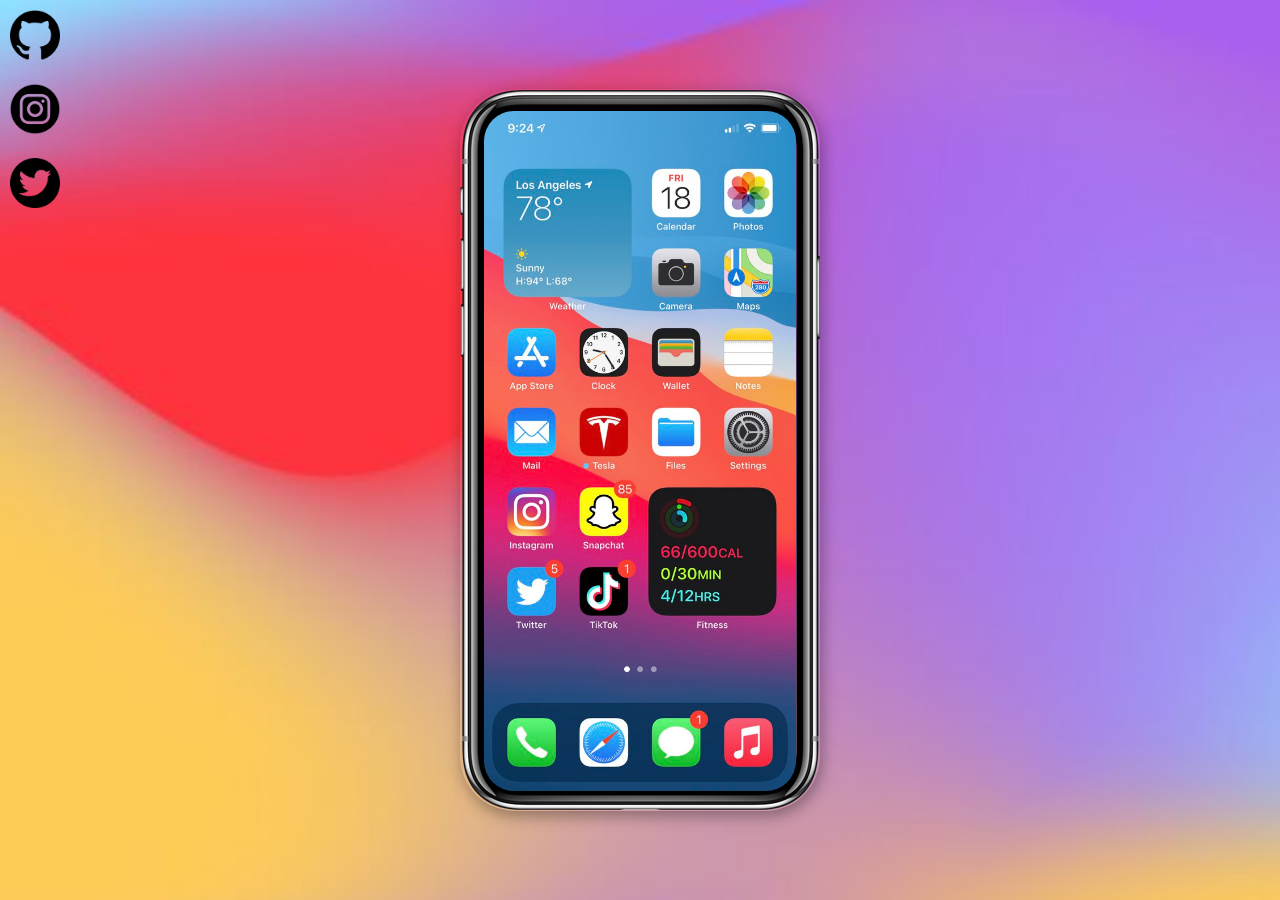
<file: index.html>
<!DOCTYPE html>
<html lang="pt-br">
<head>
    <meta charset="UTF-8">
    <meta http-equiv="X-UA-Compatible" content="IE=edge">
    <meta name="viewport" content="width=device-width, initial-scale=1.0">
    <link rel="shortcut icon" href="imagens/icon.png" type="image/x-icon">
    <title>Projetos Redes Socias</title>
    <link rel="stylesheet" href="estilos/style.css">
</head>
<body>
    <main>
        <section id="telefone">
            <iframe src="home.html" name="tela" id="tela" frameborder="0"></iframe>
        </section>
        <section id="redes-sociais">
            <a href="github.html" target="tela"><img src="imagens/github01.png" alt="github01"></a> <br>
            <a href="instagram.html" target="tela"><img src="imagens/instagram01.png" alt="instagram01"></a> <br>
            <a href="twitter.html" target="tela"><img src="imagens/twitter01.png" alt="twitter01"></a> <br>

        </section>
    </main>
</body>
</html>
</file>
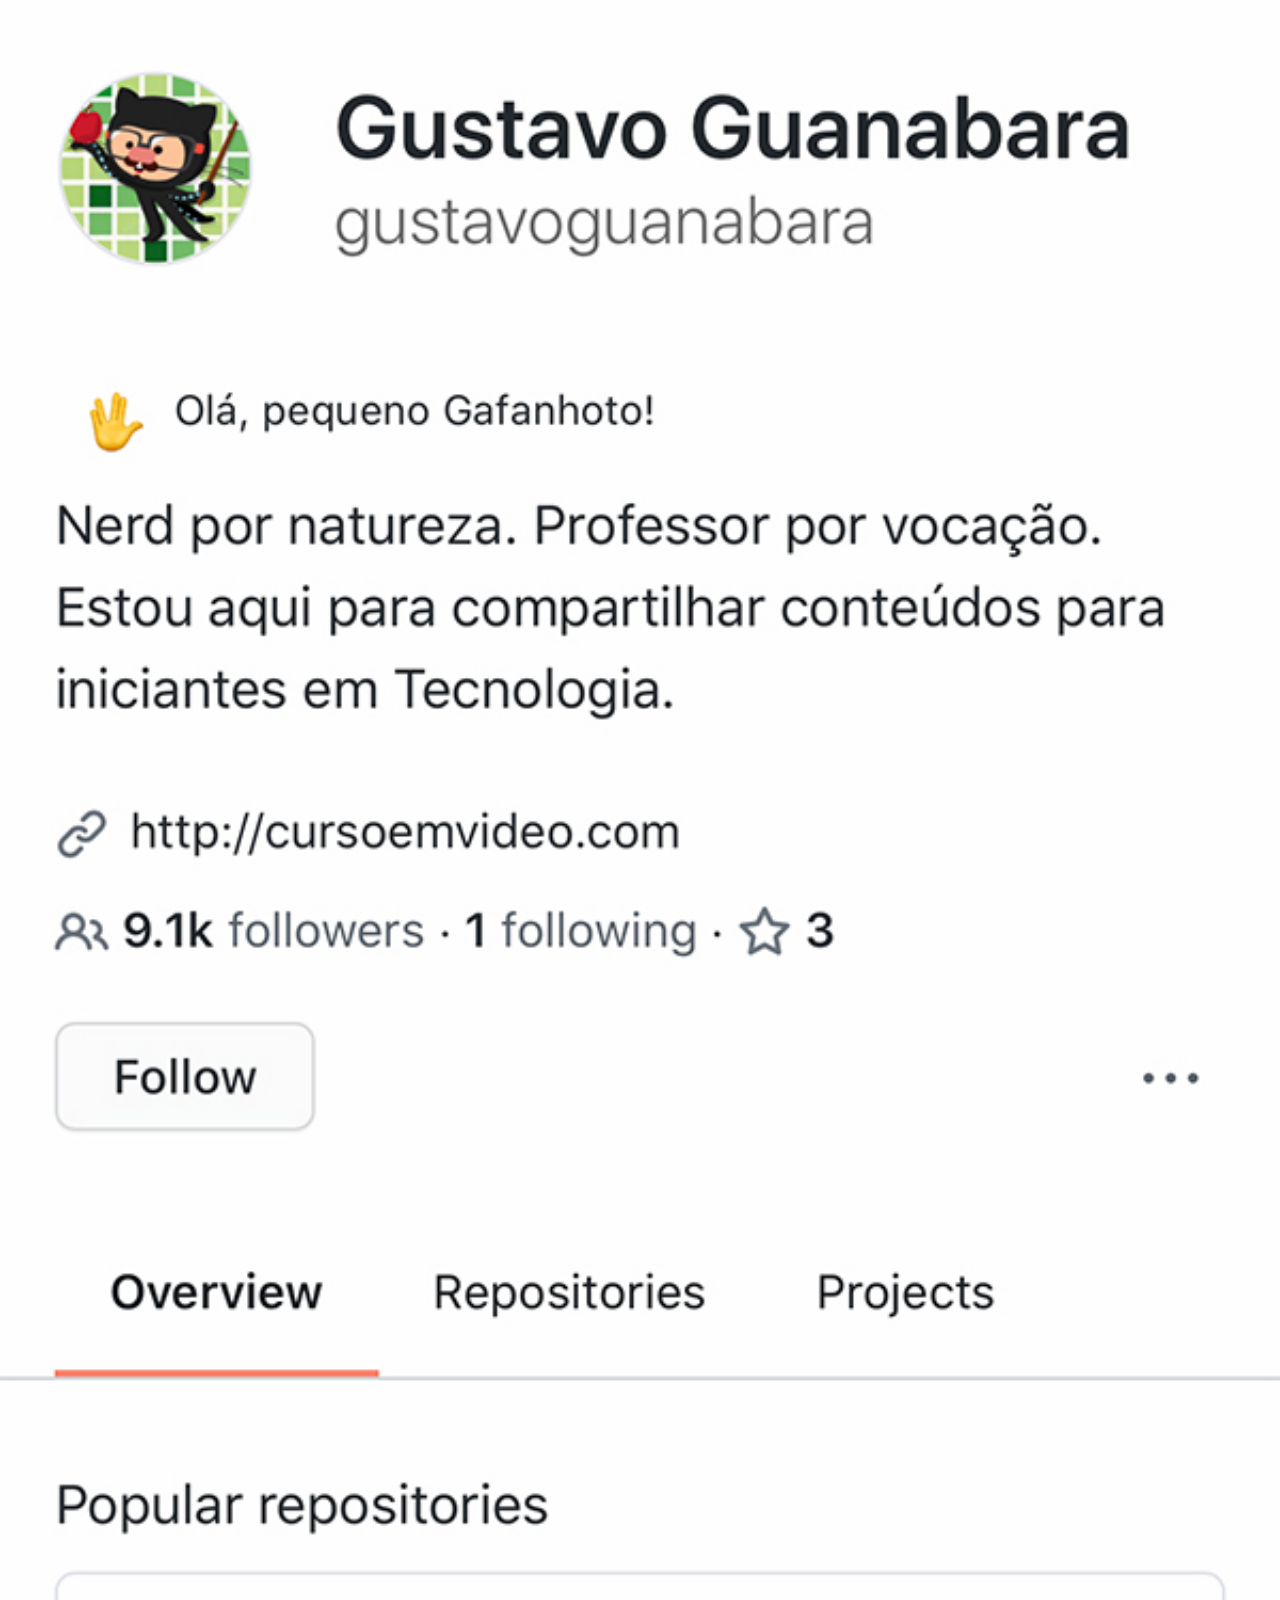
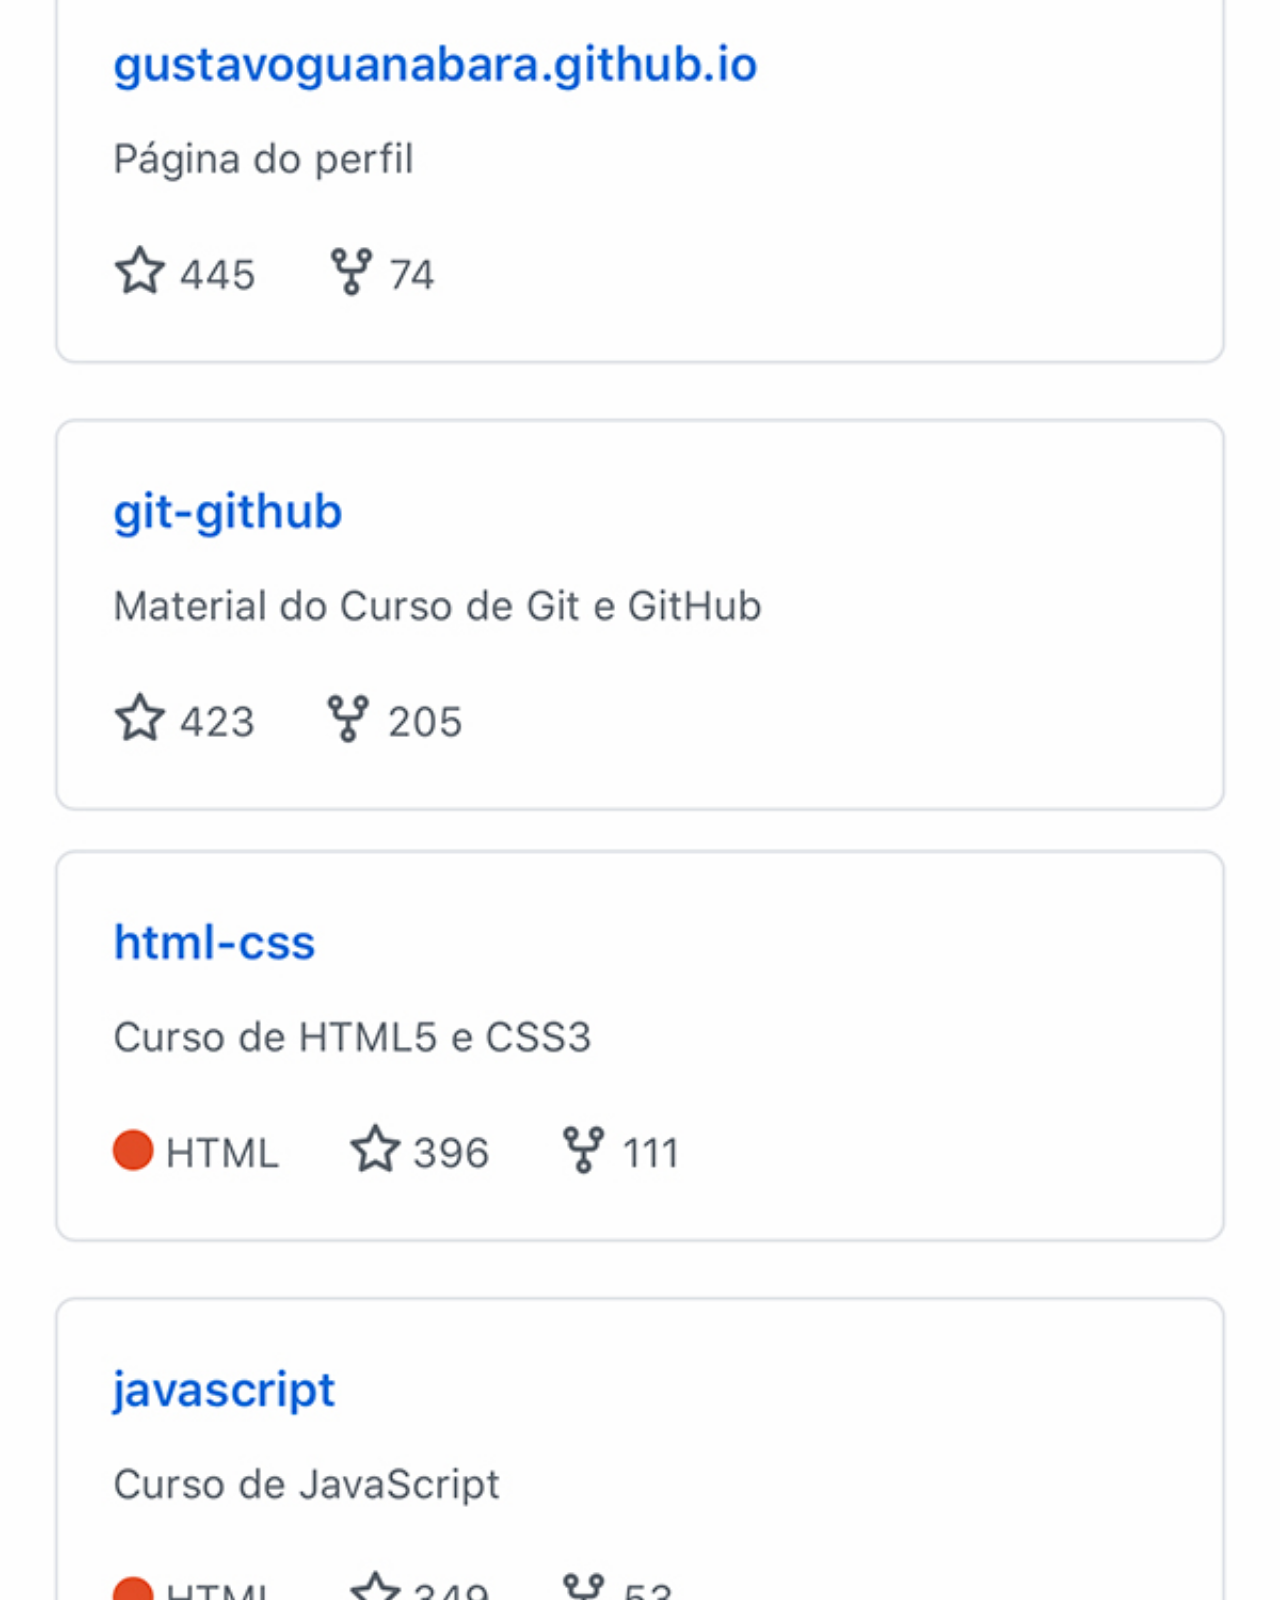
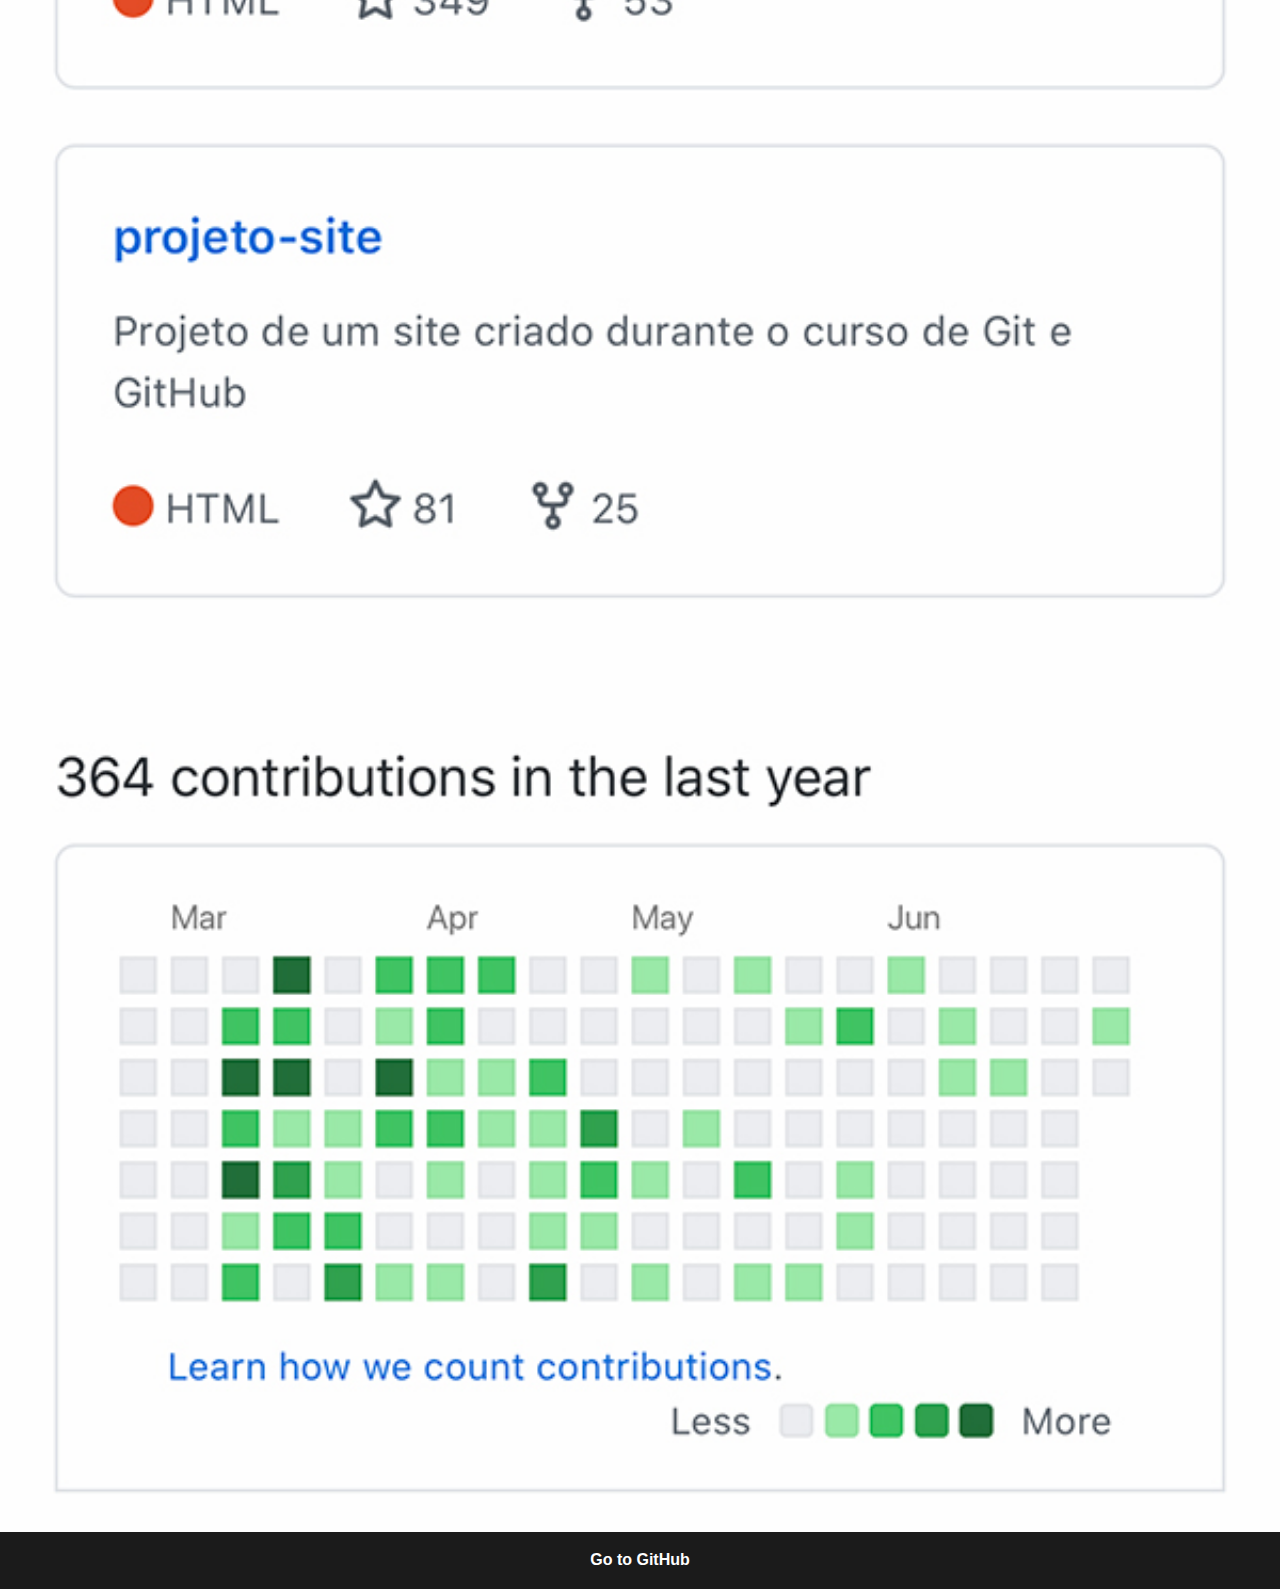
<file: github.html>
<!DOCTYPE html>
<html lang="pt-br">
<head>
    <meta charset="UTF-8">
    <meta http-equiv="X-UA-Compatible" content="IE=edge">
    <meta name="viewport" content="width=device-width, initial-scale=1.0">
    <title>github</title>
    <link rel="stylesheet" href="estilos/social.css">
</head>
<body>
    <img src="imagens/tela-github.jpg" alt="github">
    <a href="https://github.com/gustavoguanabara" target="_blank">Go to GitHub</a>
</body>
</html>
</file>
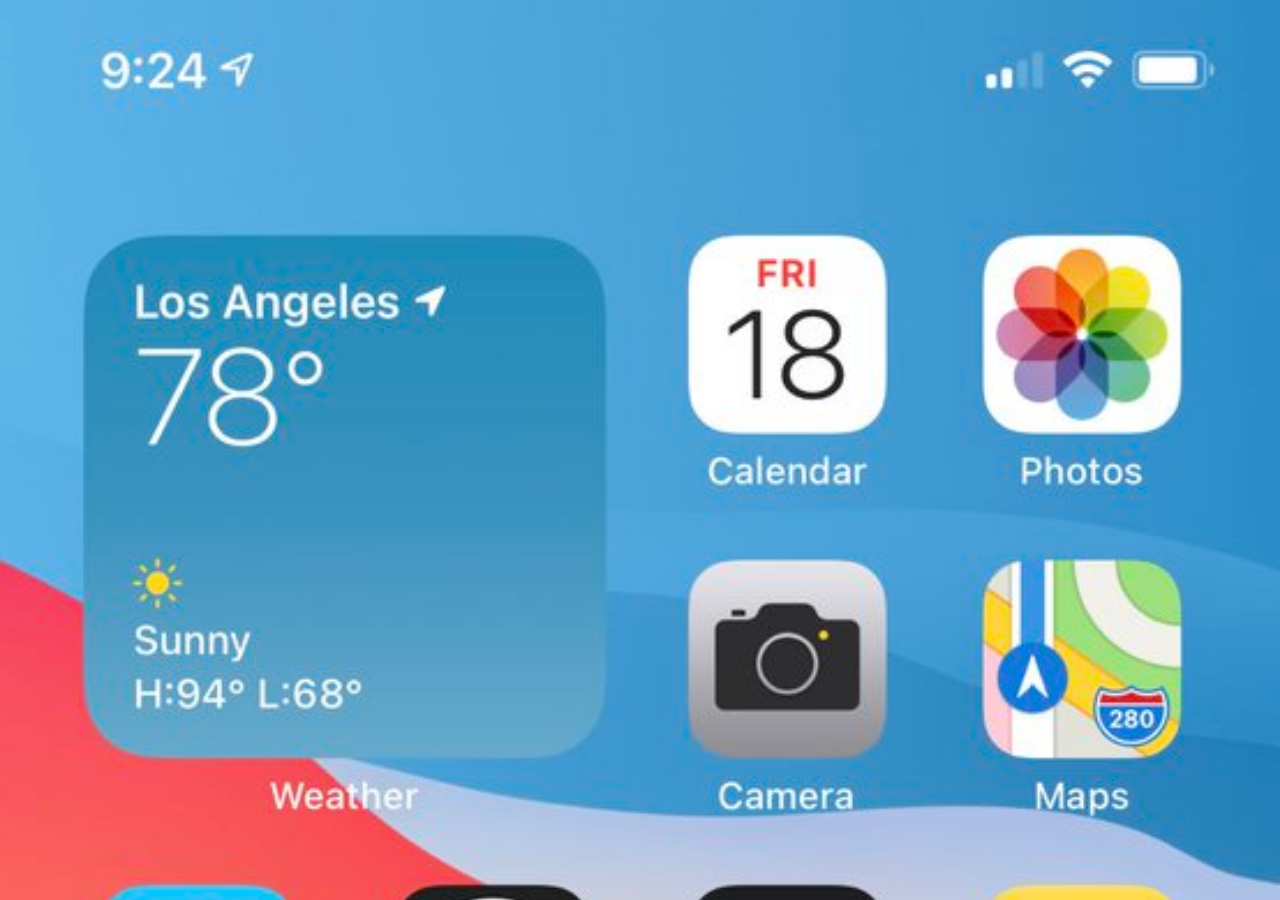
<file: home.html>
<!DOCTYPE html>
<html lang="pt-br">
<head>
    <meta charset="UTF-8">
    <meta http-equiv="X-UA-Compatible" content="IE=edge">
    <meta name="viewport" content="width=device-width, initial-scale=1.0">
    <title>Home</title>
    <style>
        *{
            margin: 0px;
            padding: 0px;

        }

        body{
            position: relative;
            width: 100px;
            height: 100vh;
            background: rgba(0, 0, 0, 0) url(imagens/home-iphone.png) no-repeat top center;
            background-size: cover;
        }
    </style>
</head>
<body>
    
</body>
</html>
</file>
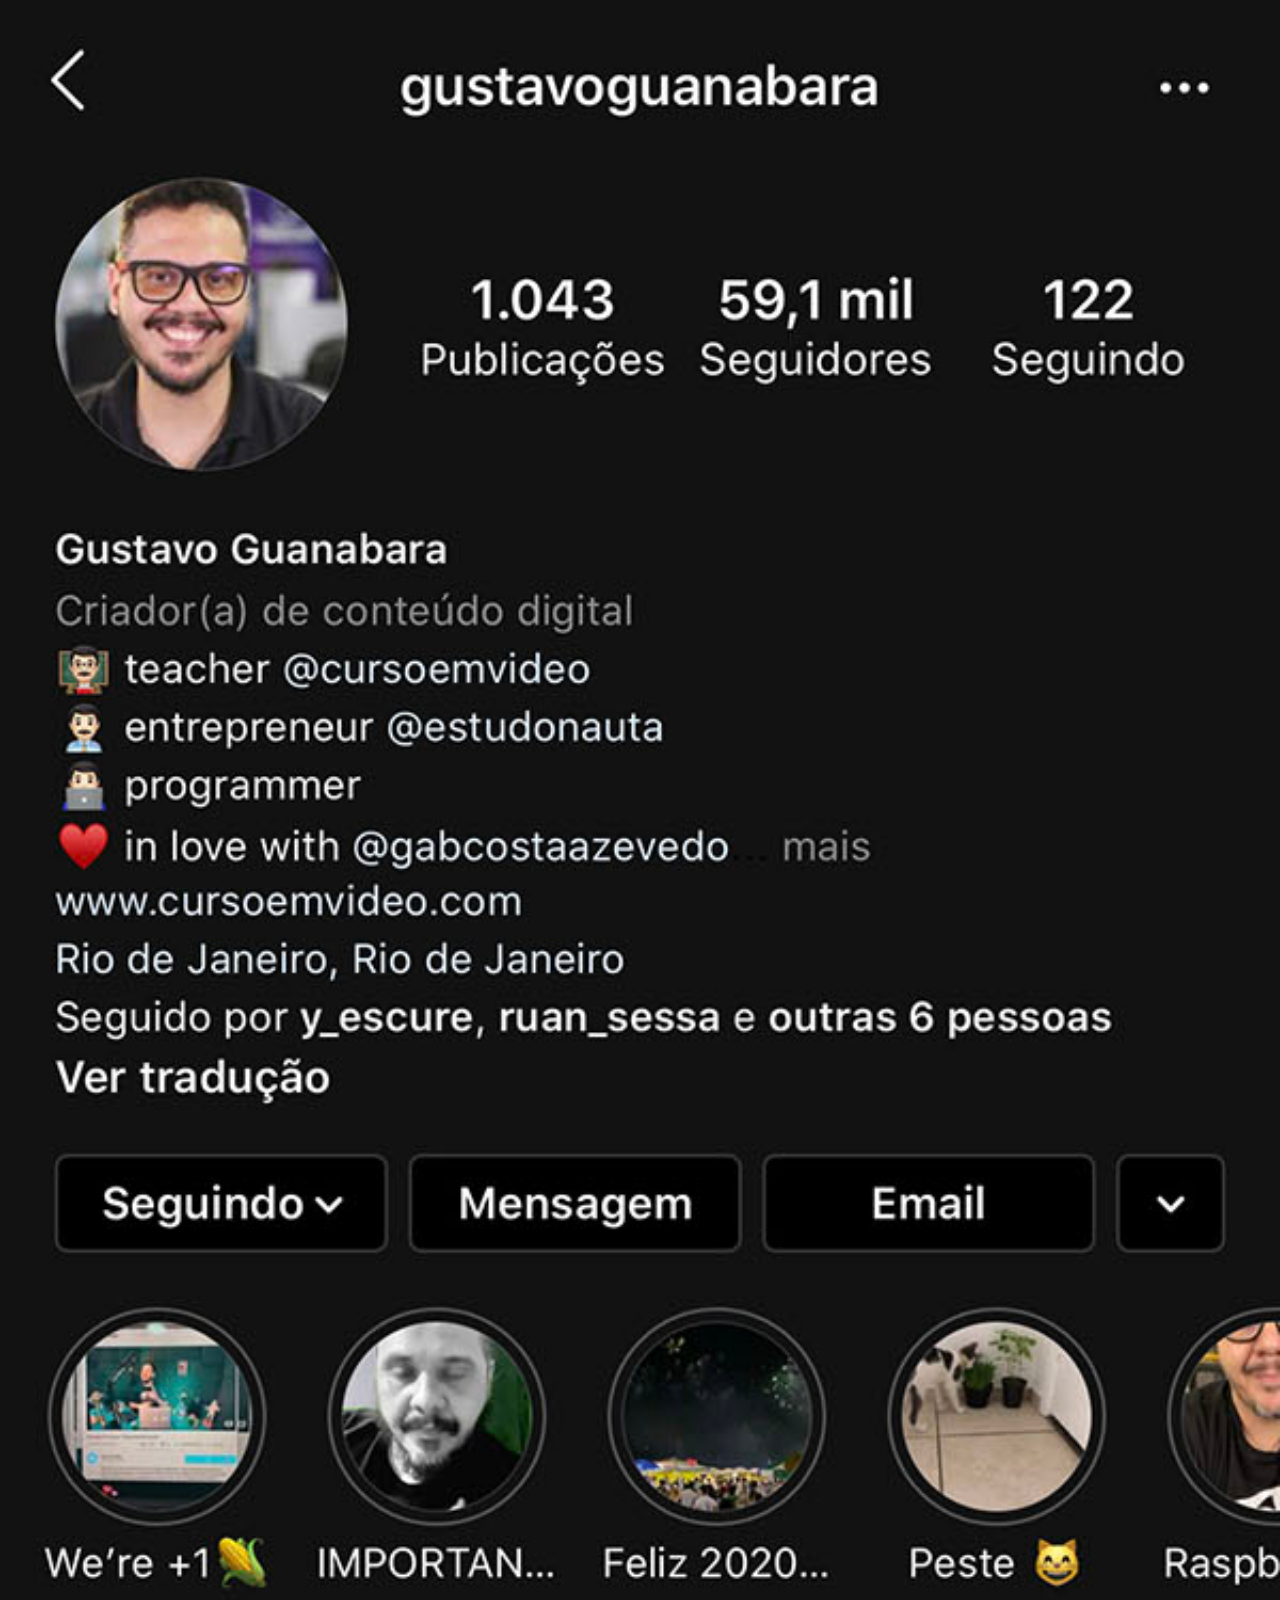
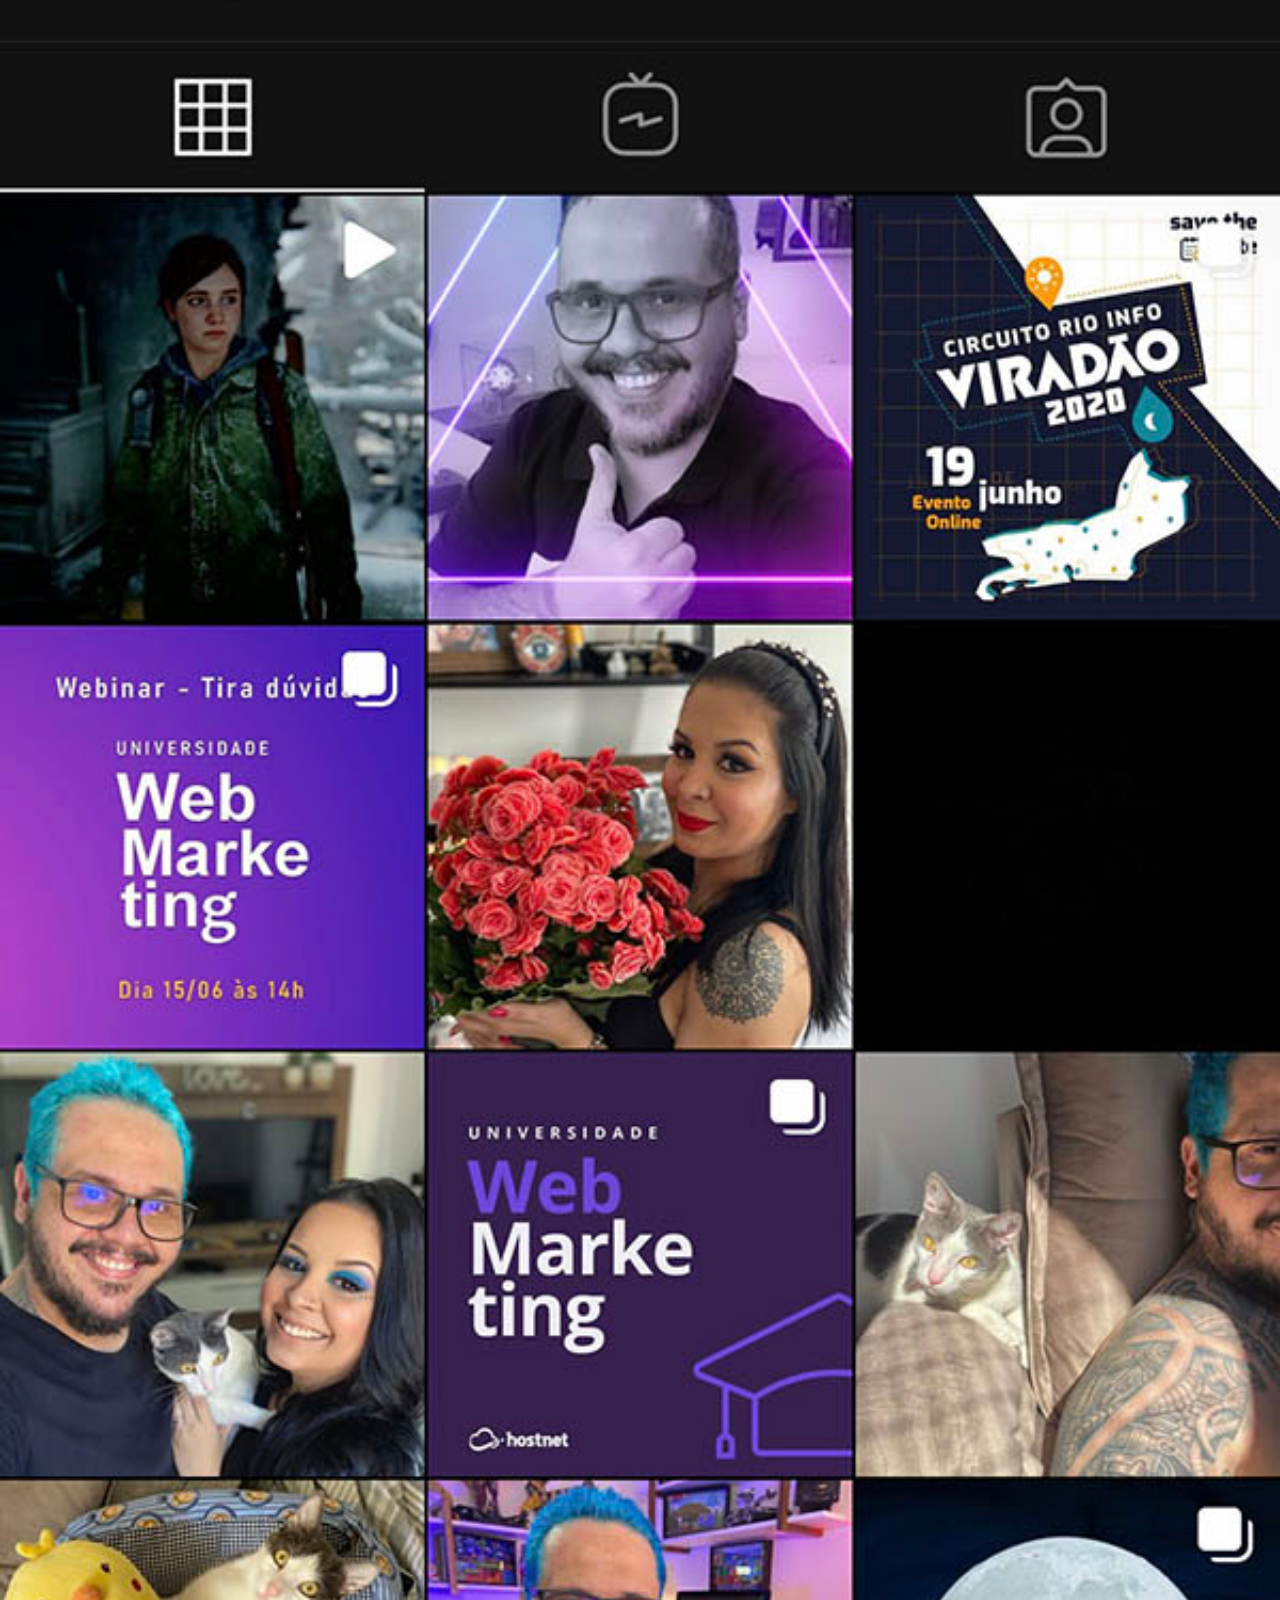
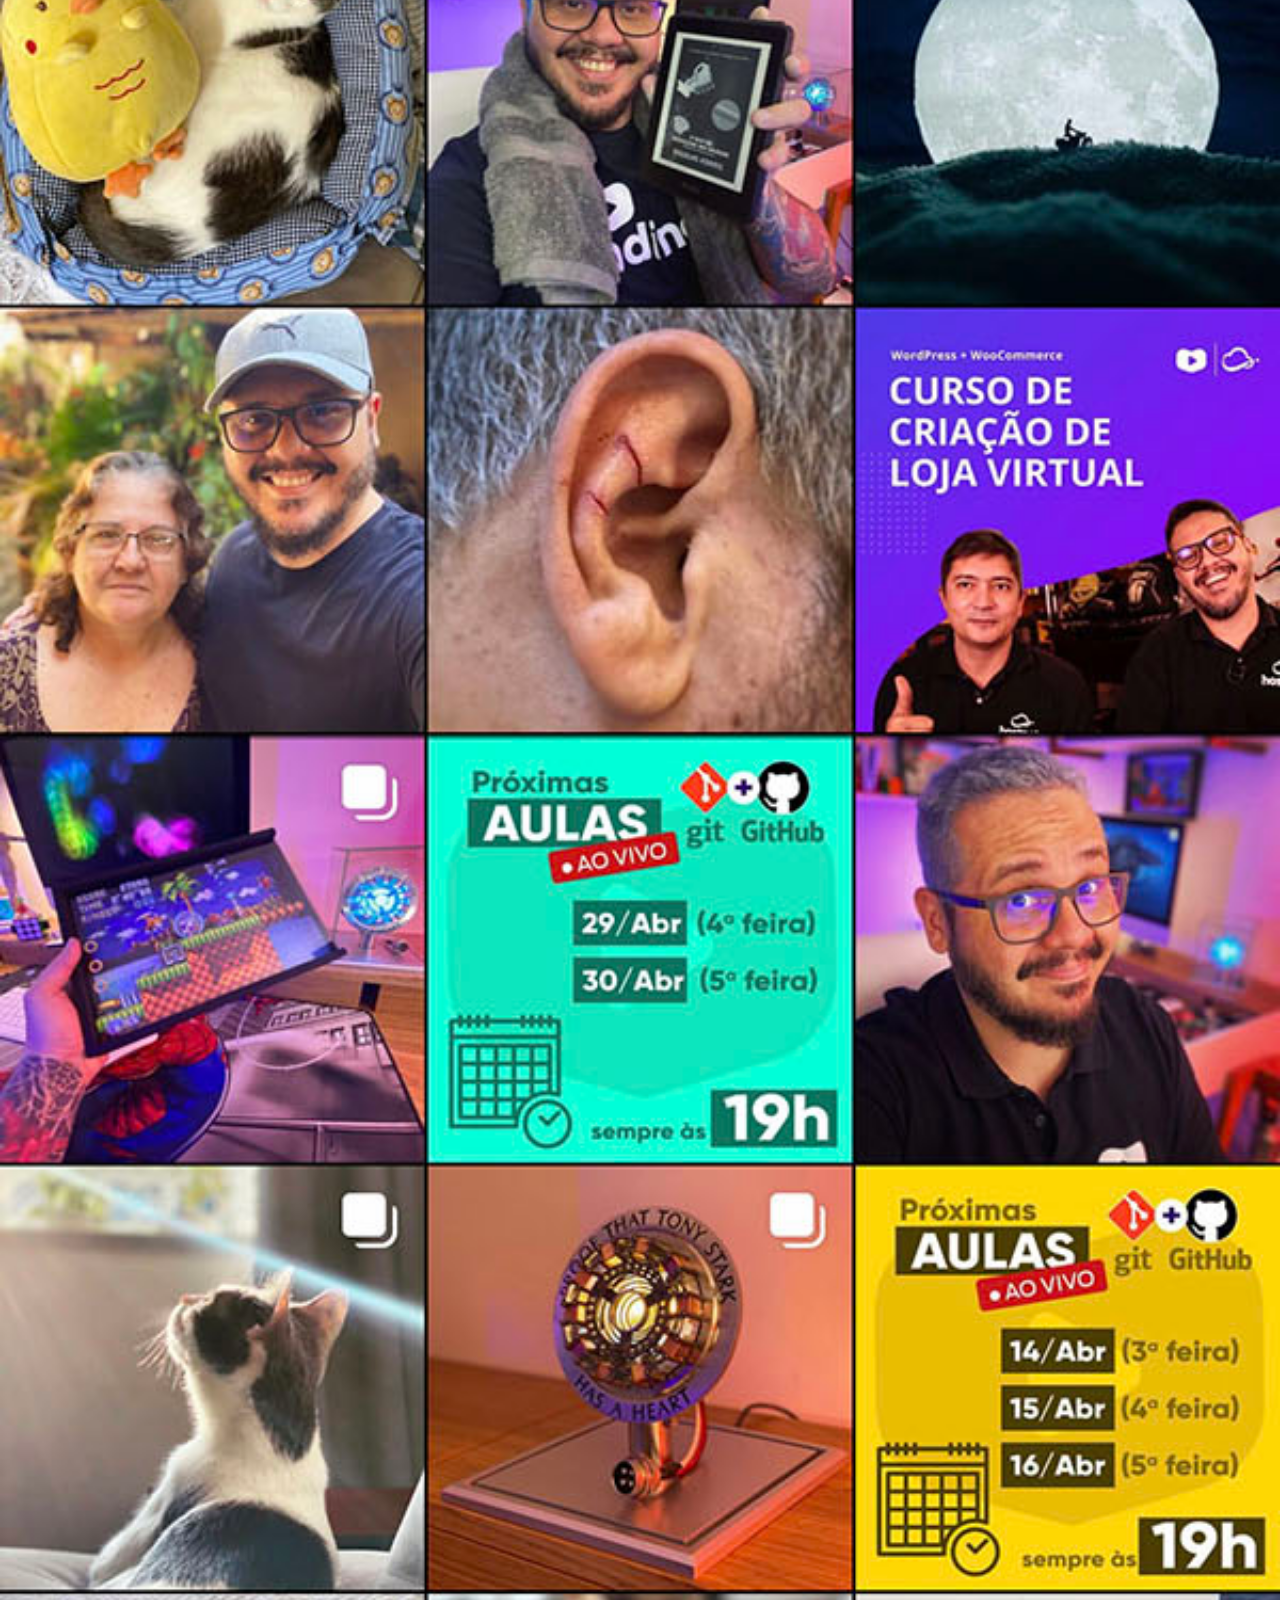
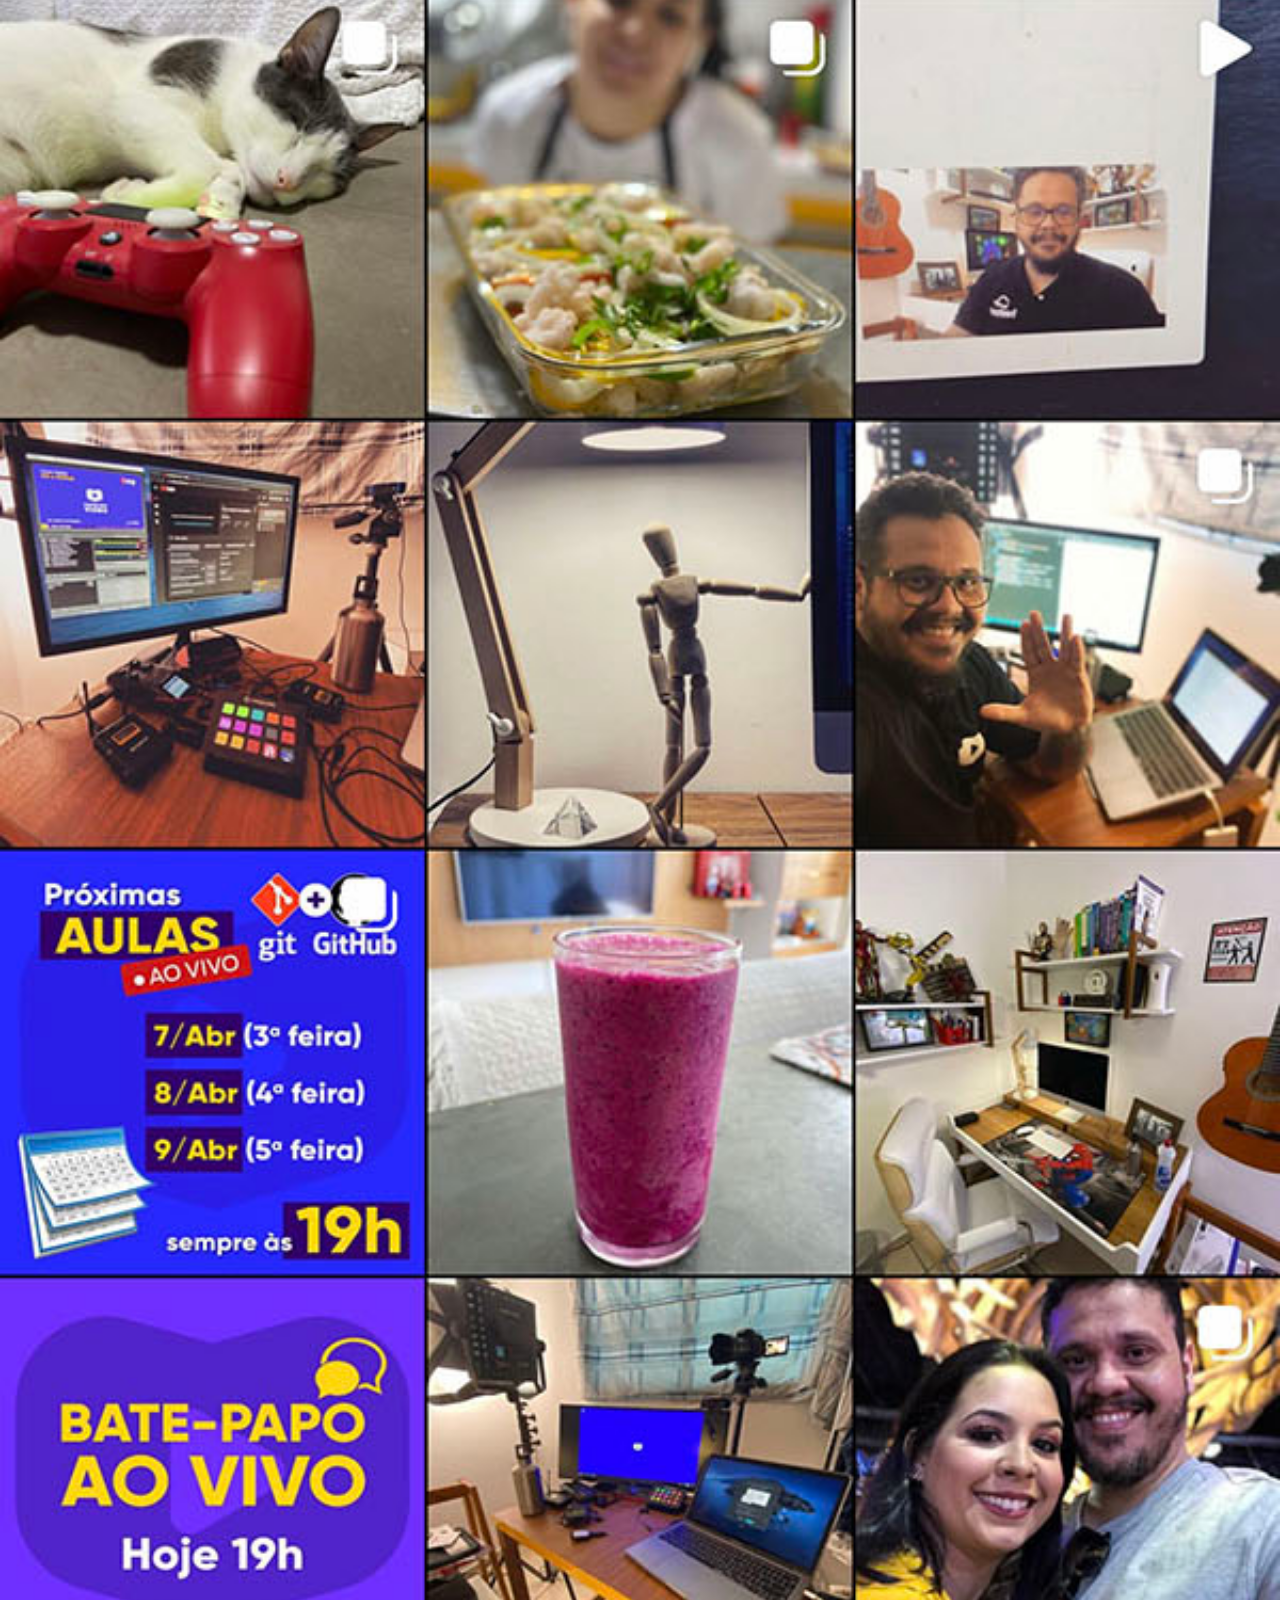
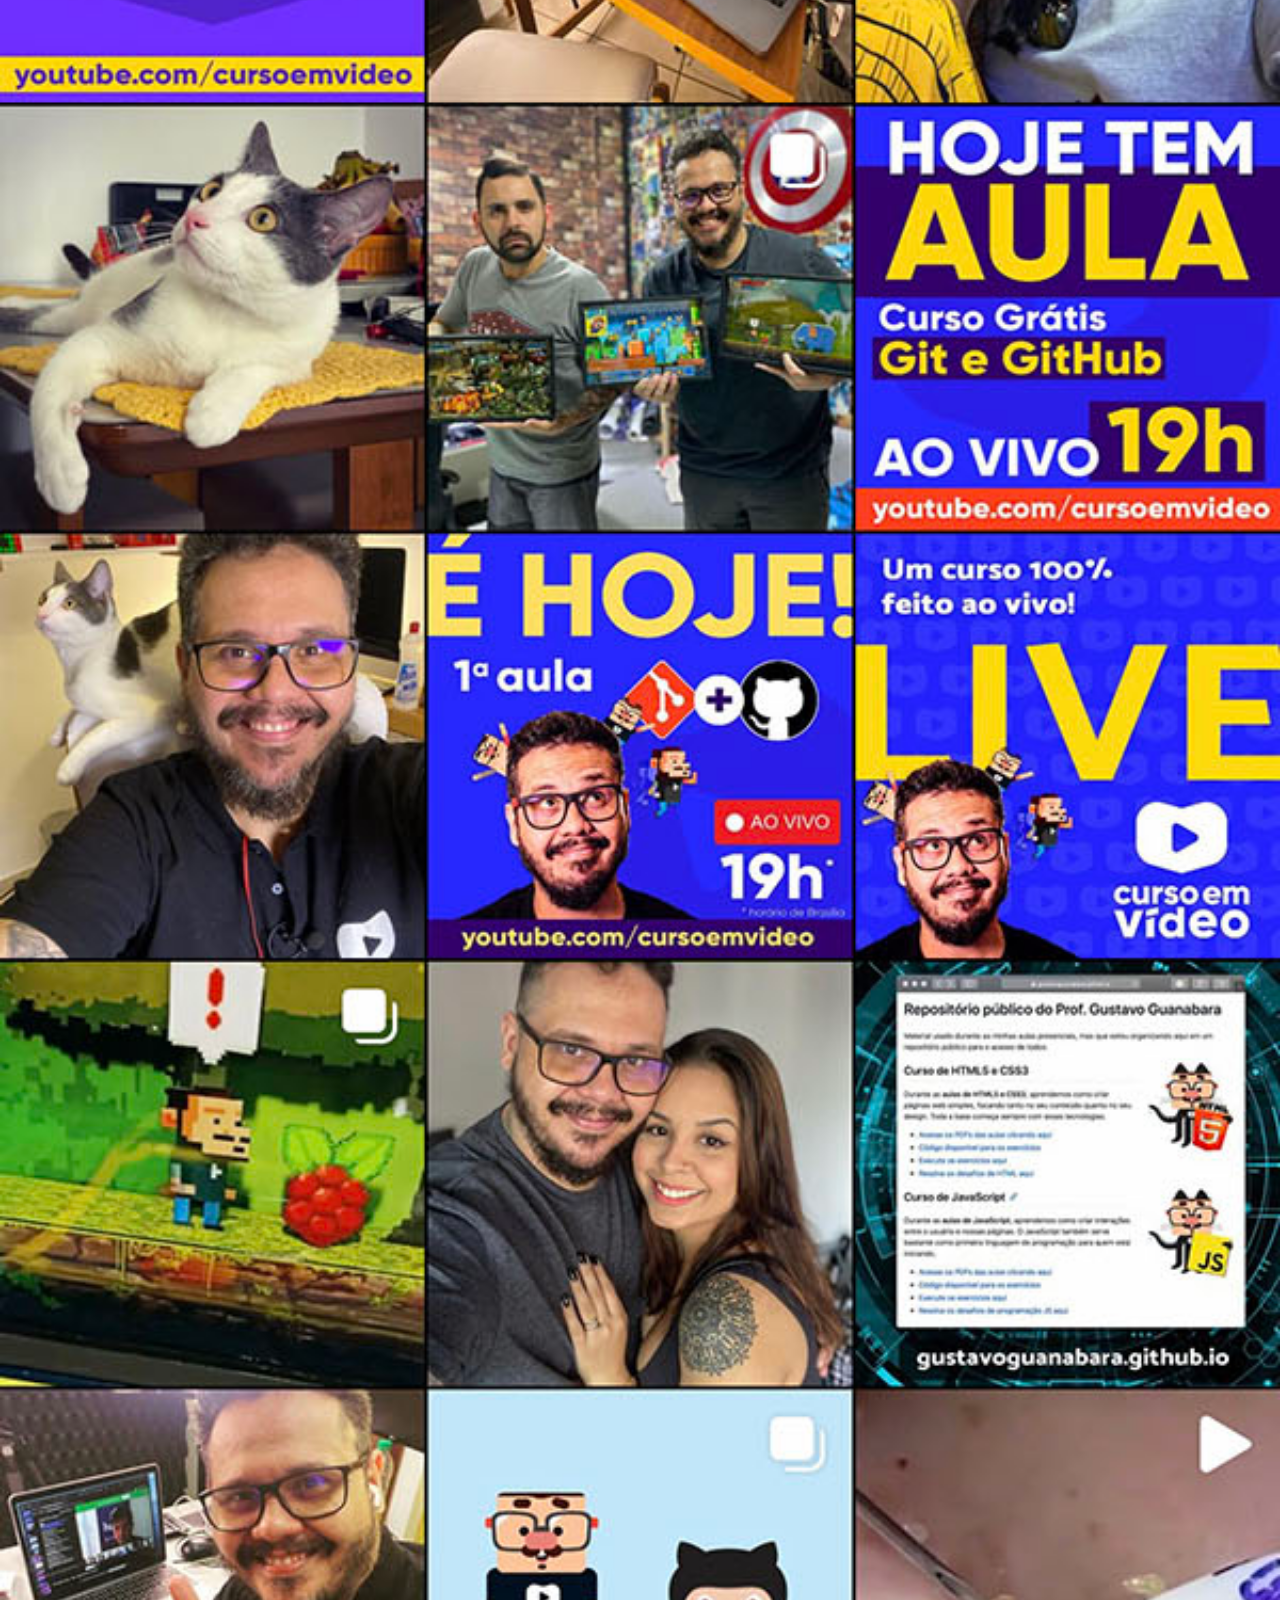
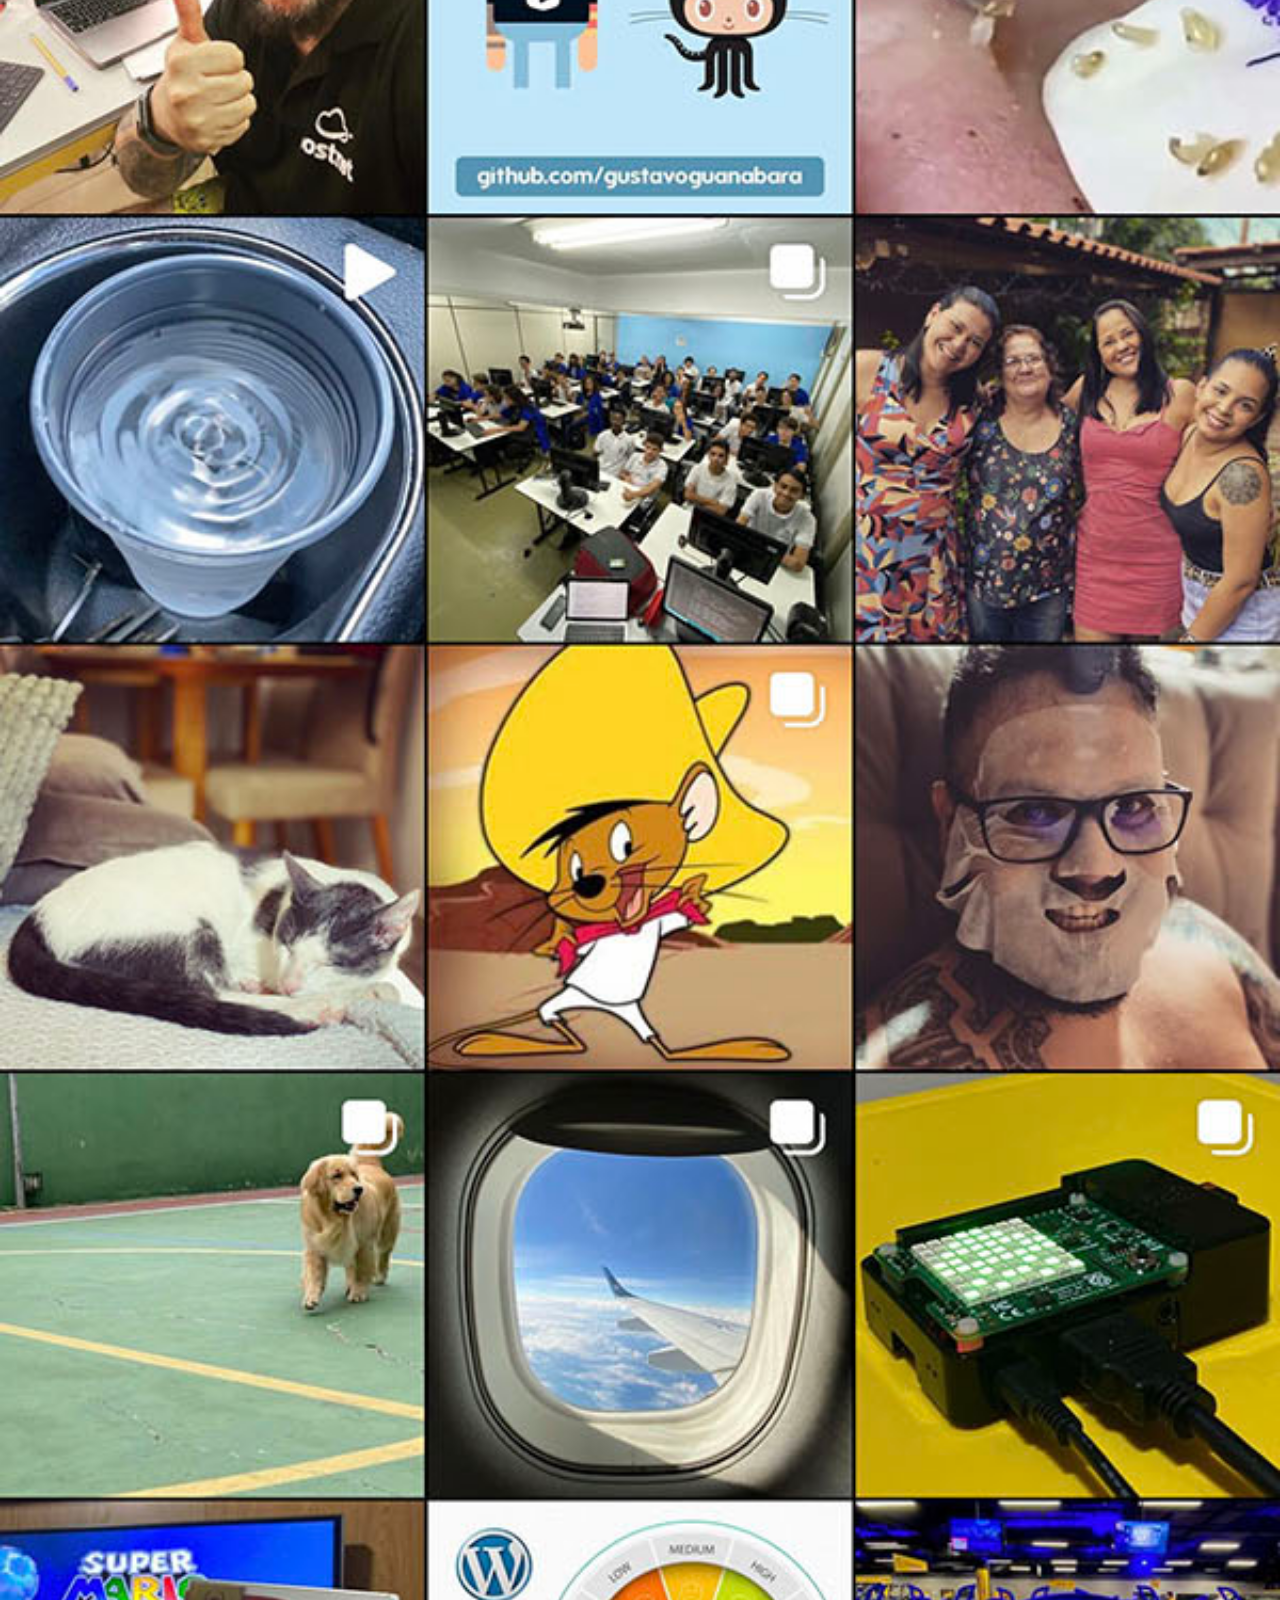
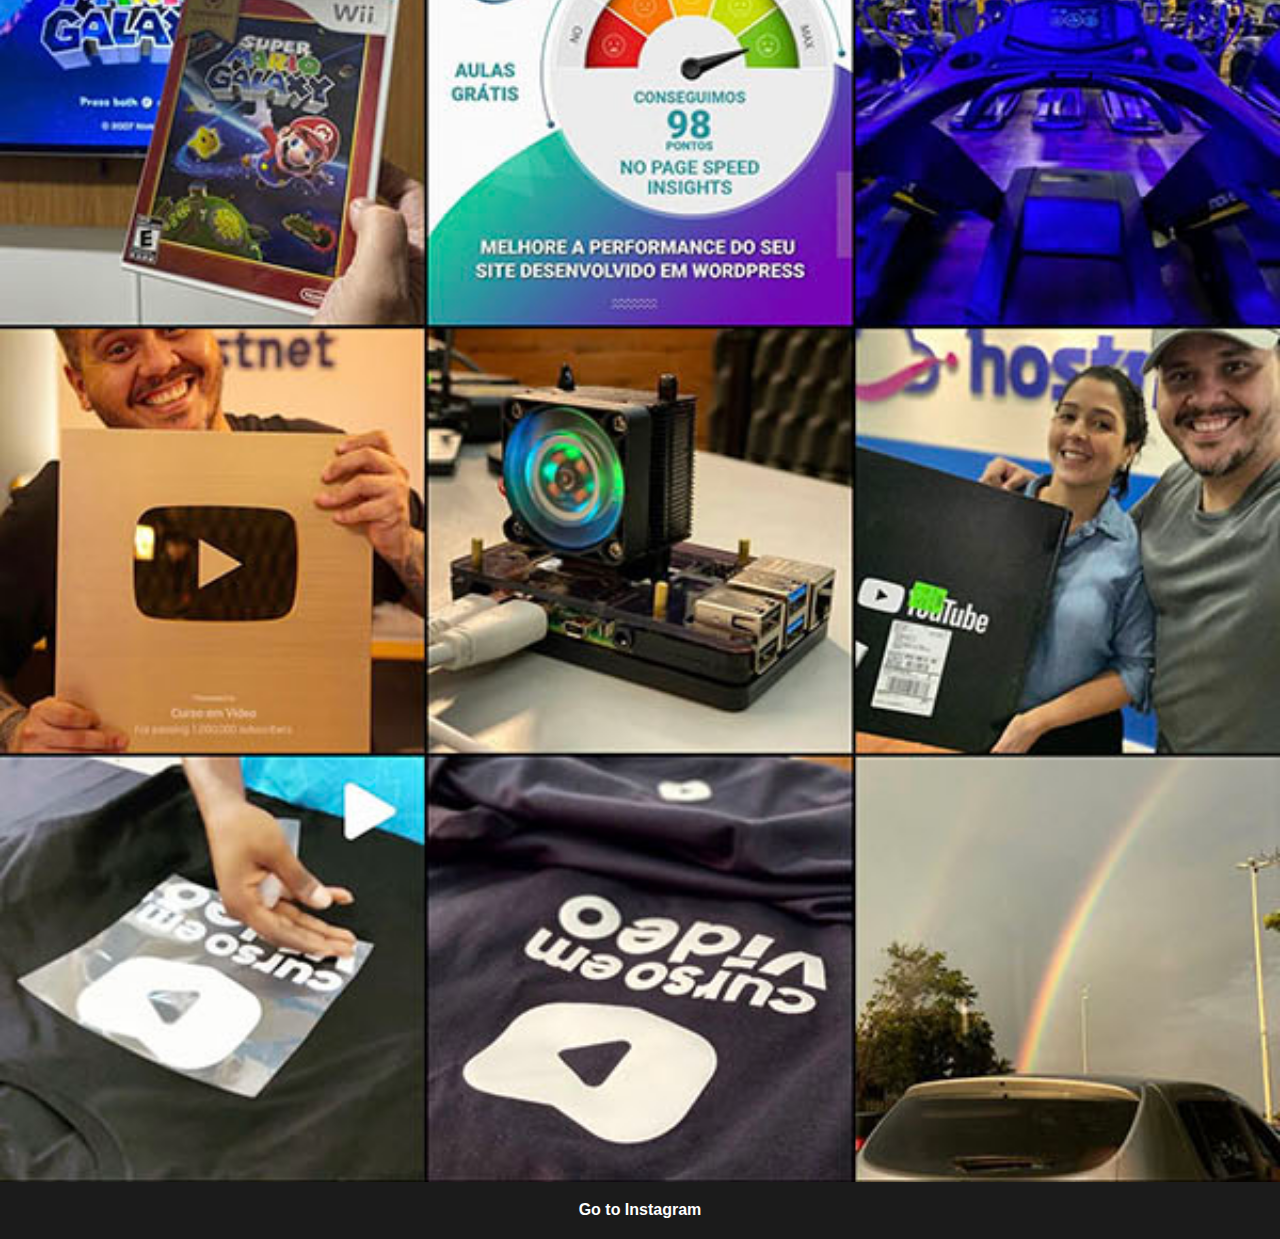
<file: instagram.html>
<!DOCTYPE html>
<html lang="pt-br">
<head>
    <meta charset="UTF-8">
    <meta http-equiv="X-UA-Compatible" content="IE=edge">
    <meta name="viewport" content="width=device-width, initial-scale=1.0">
    <title>Instagram</title>
    <link rel="stylesheet" href="estilos/social.css">
</head>
<body>
    <img src="imagens/tela-instagram.jpg" alt="tela-instagram">
    <a href="https://www.instagram.com/gustavoguanabara/?hl=en">Go to Instagram</a>
</body>
</html>
</file>
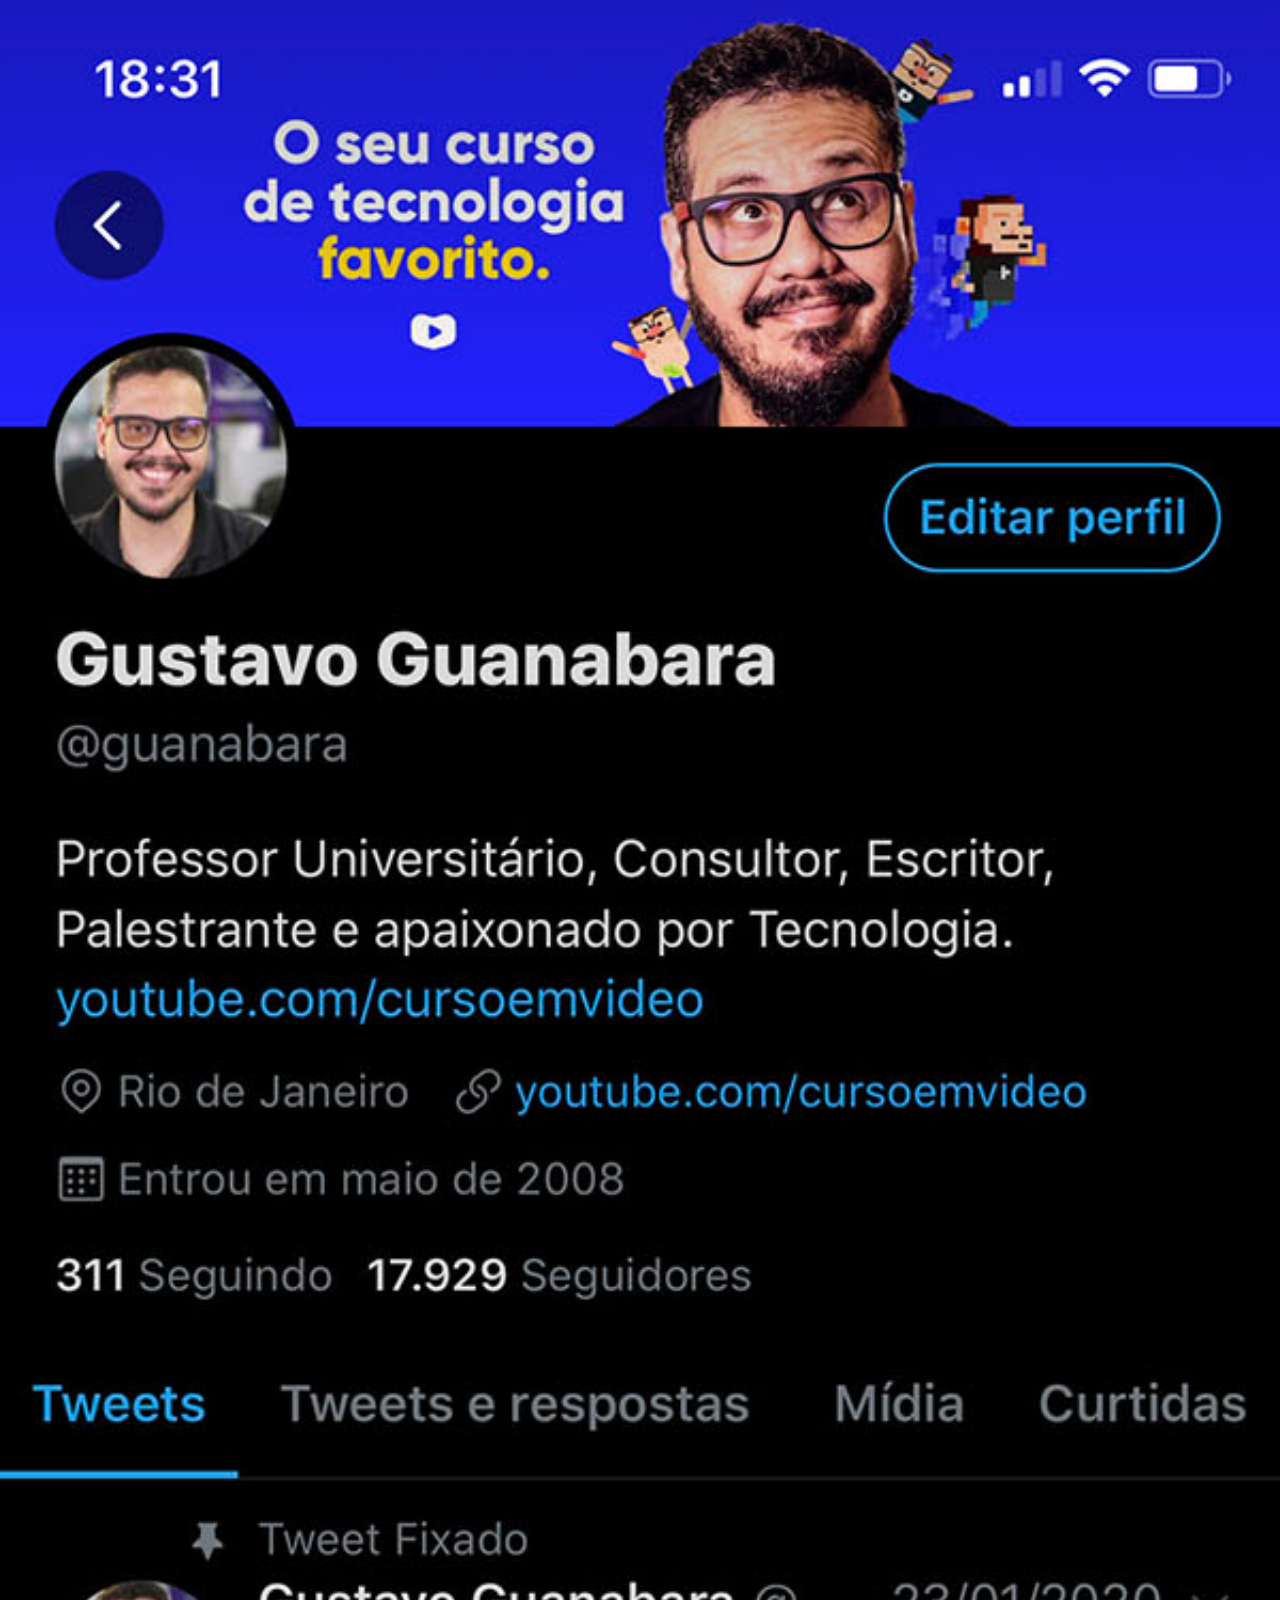
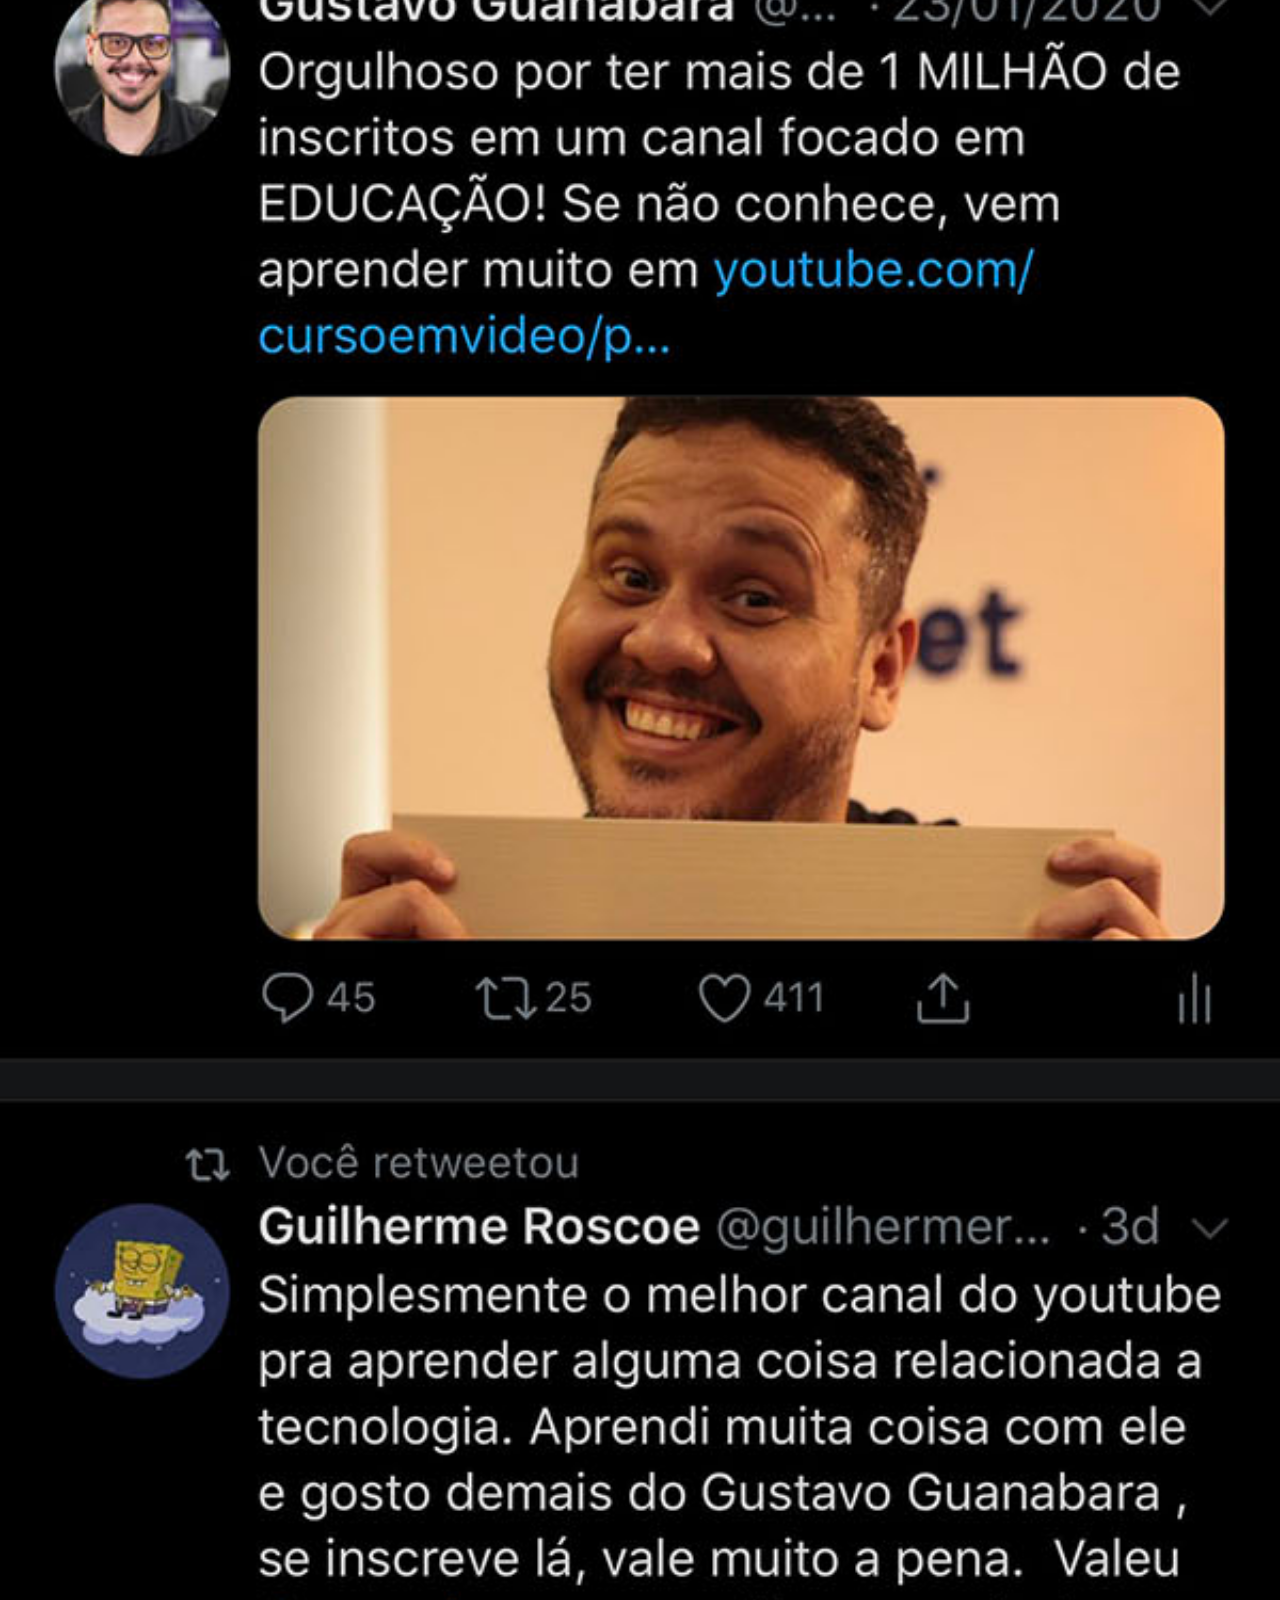
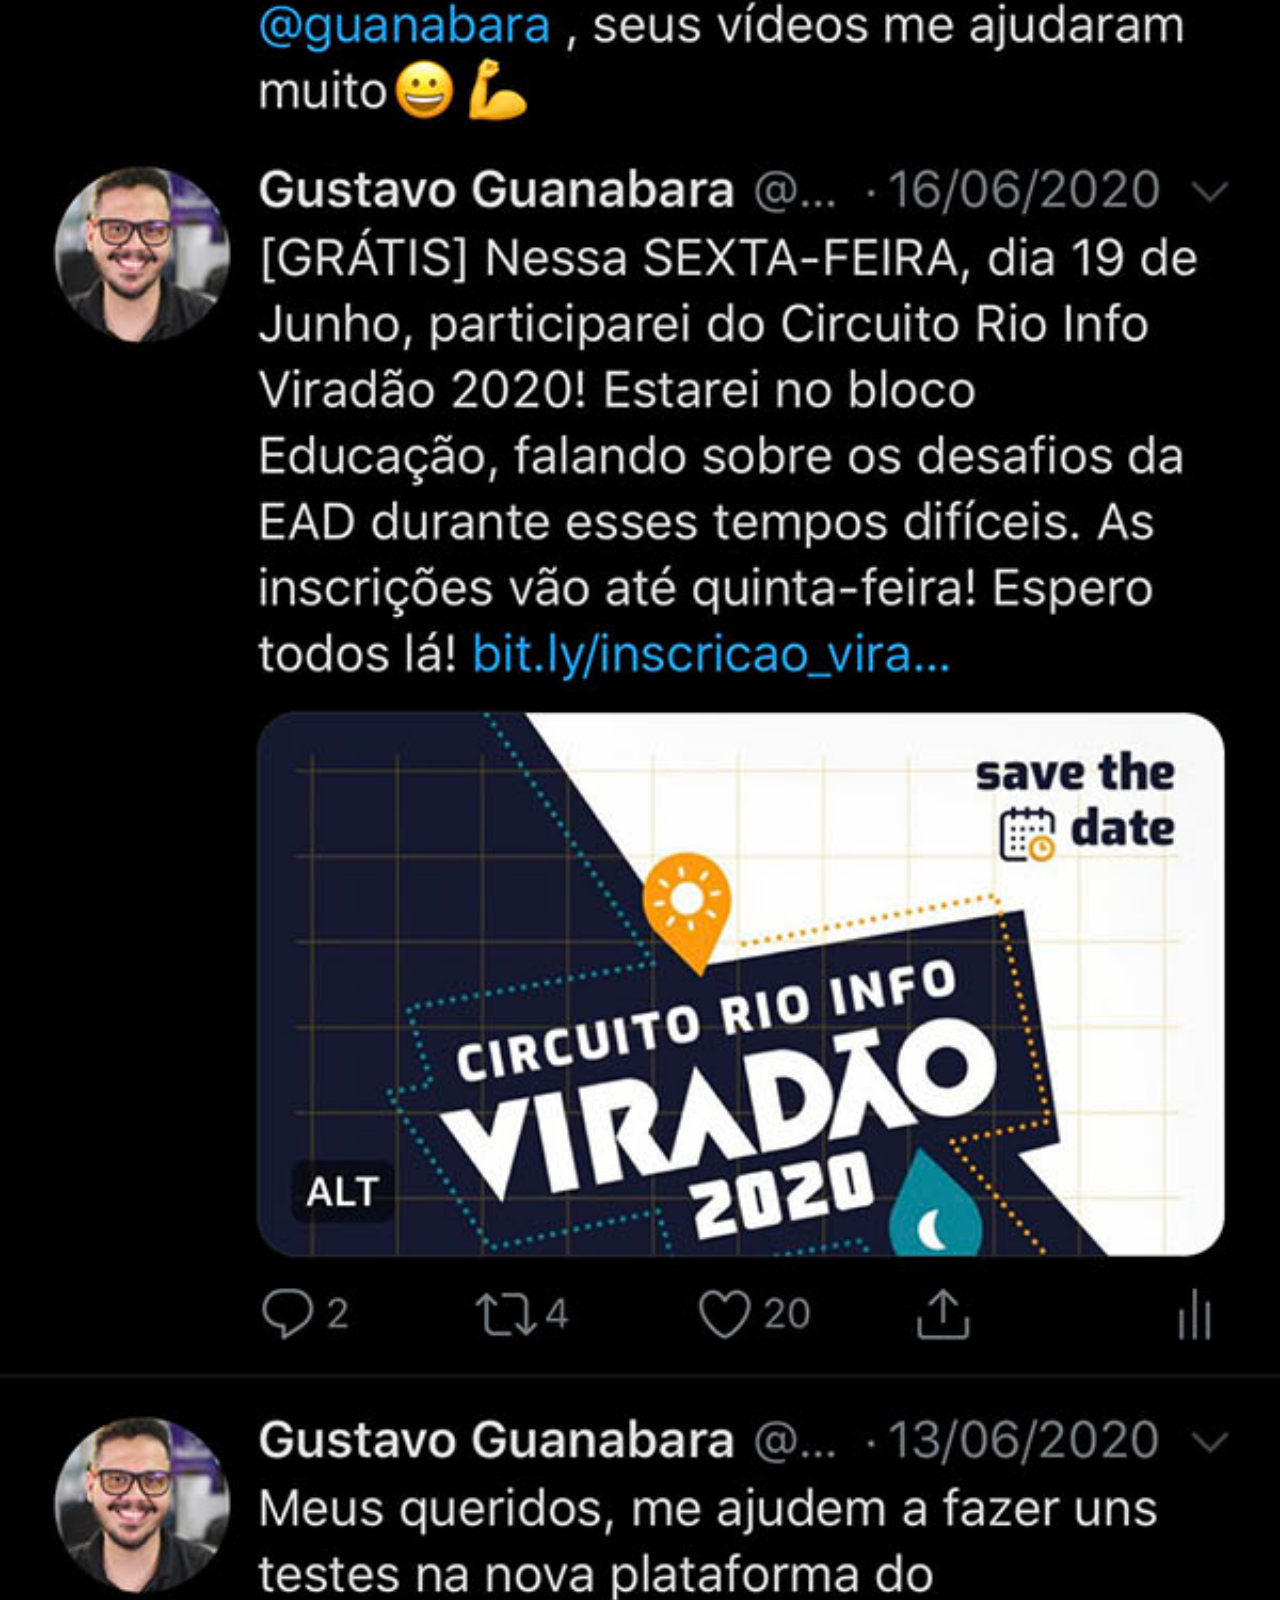
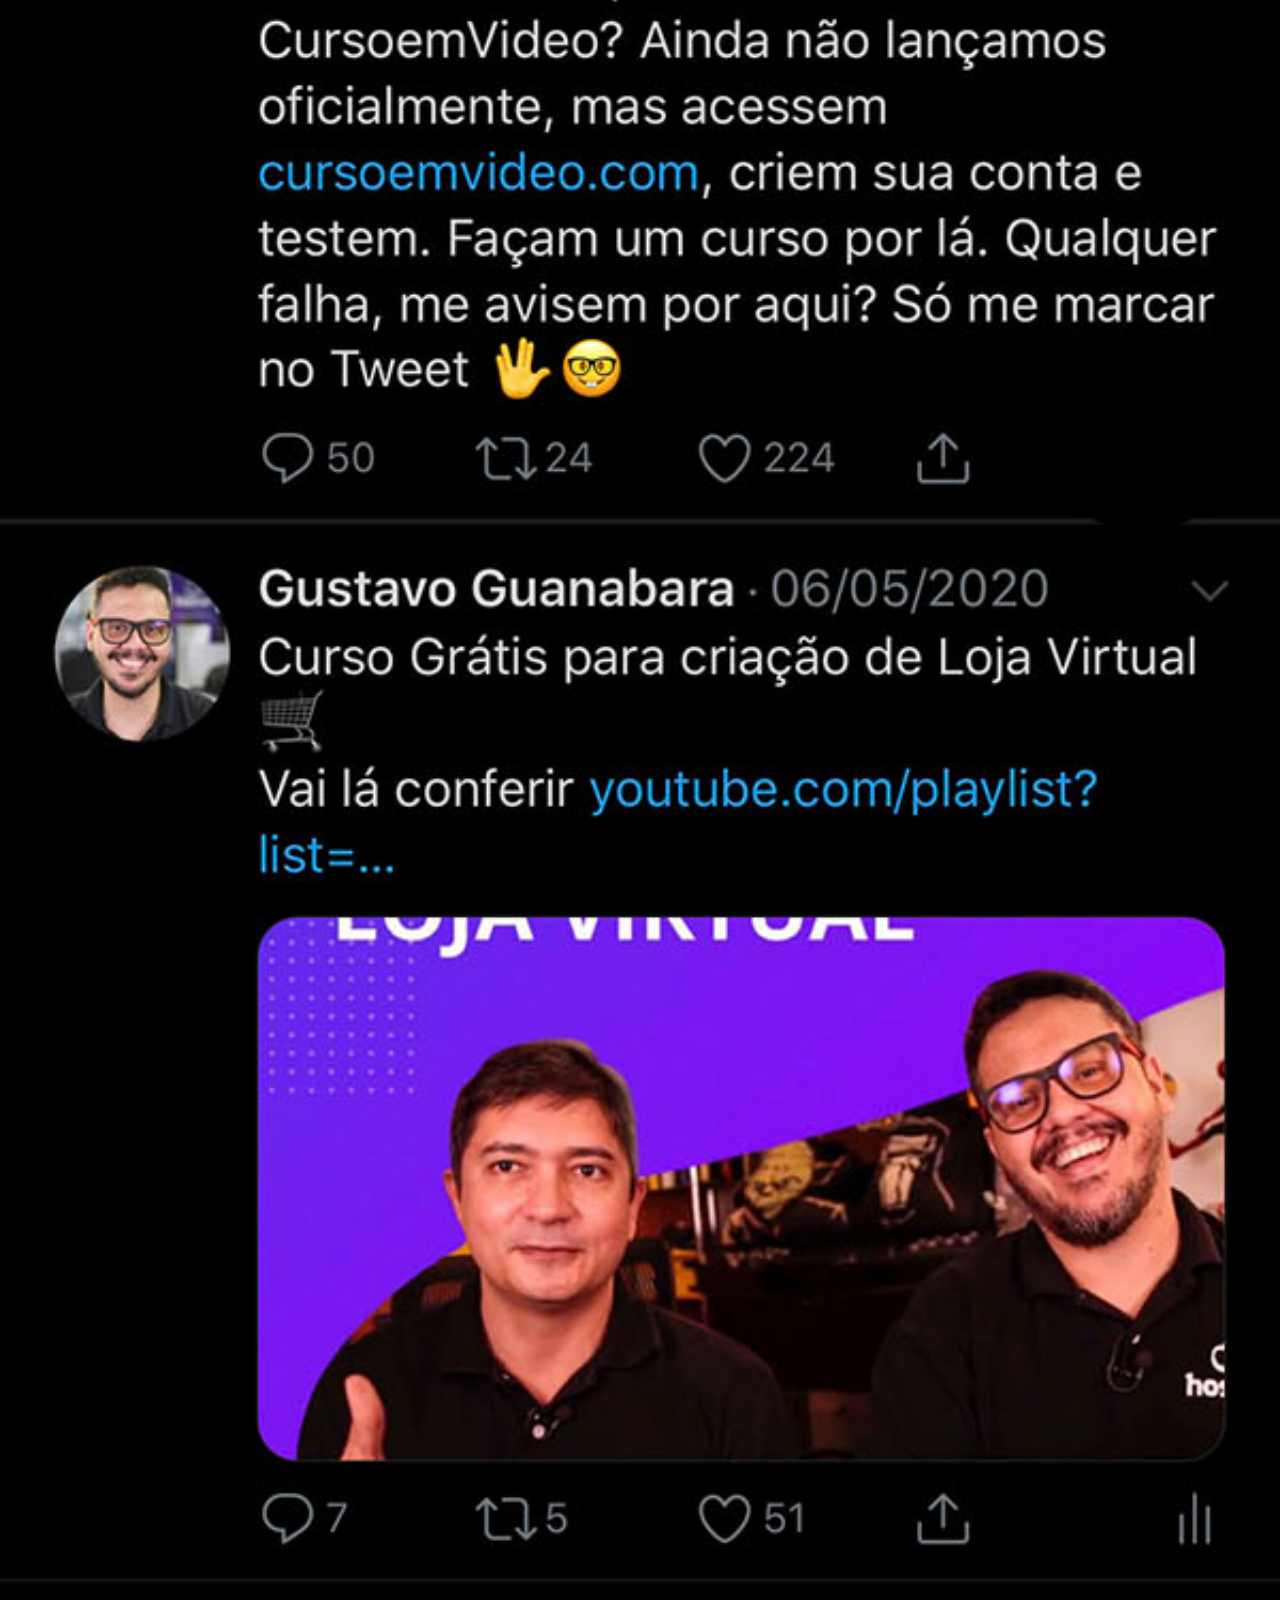
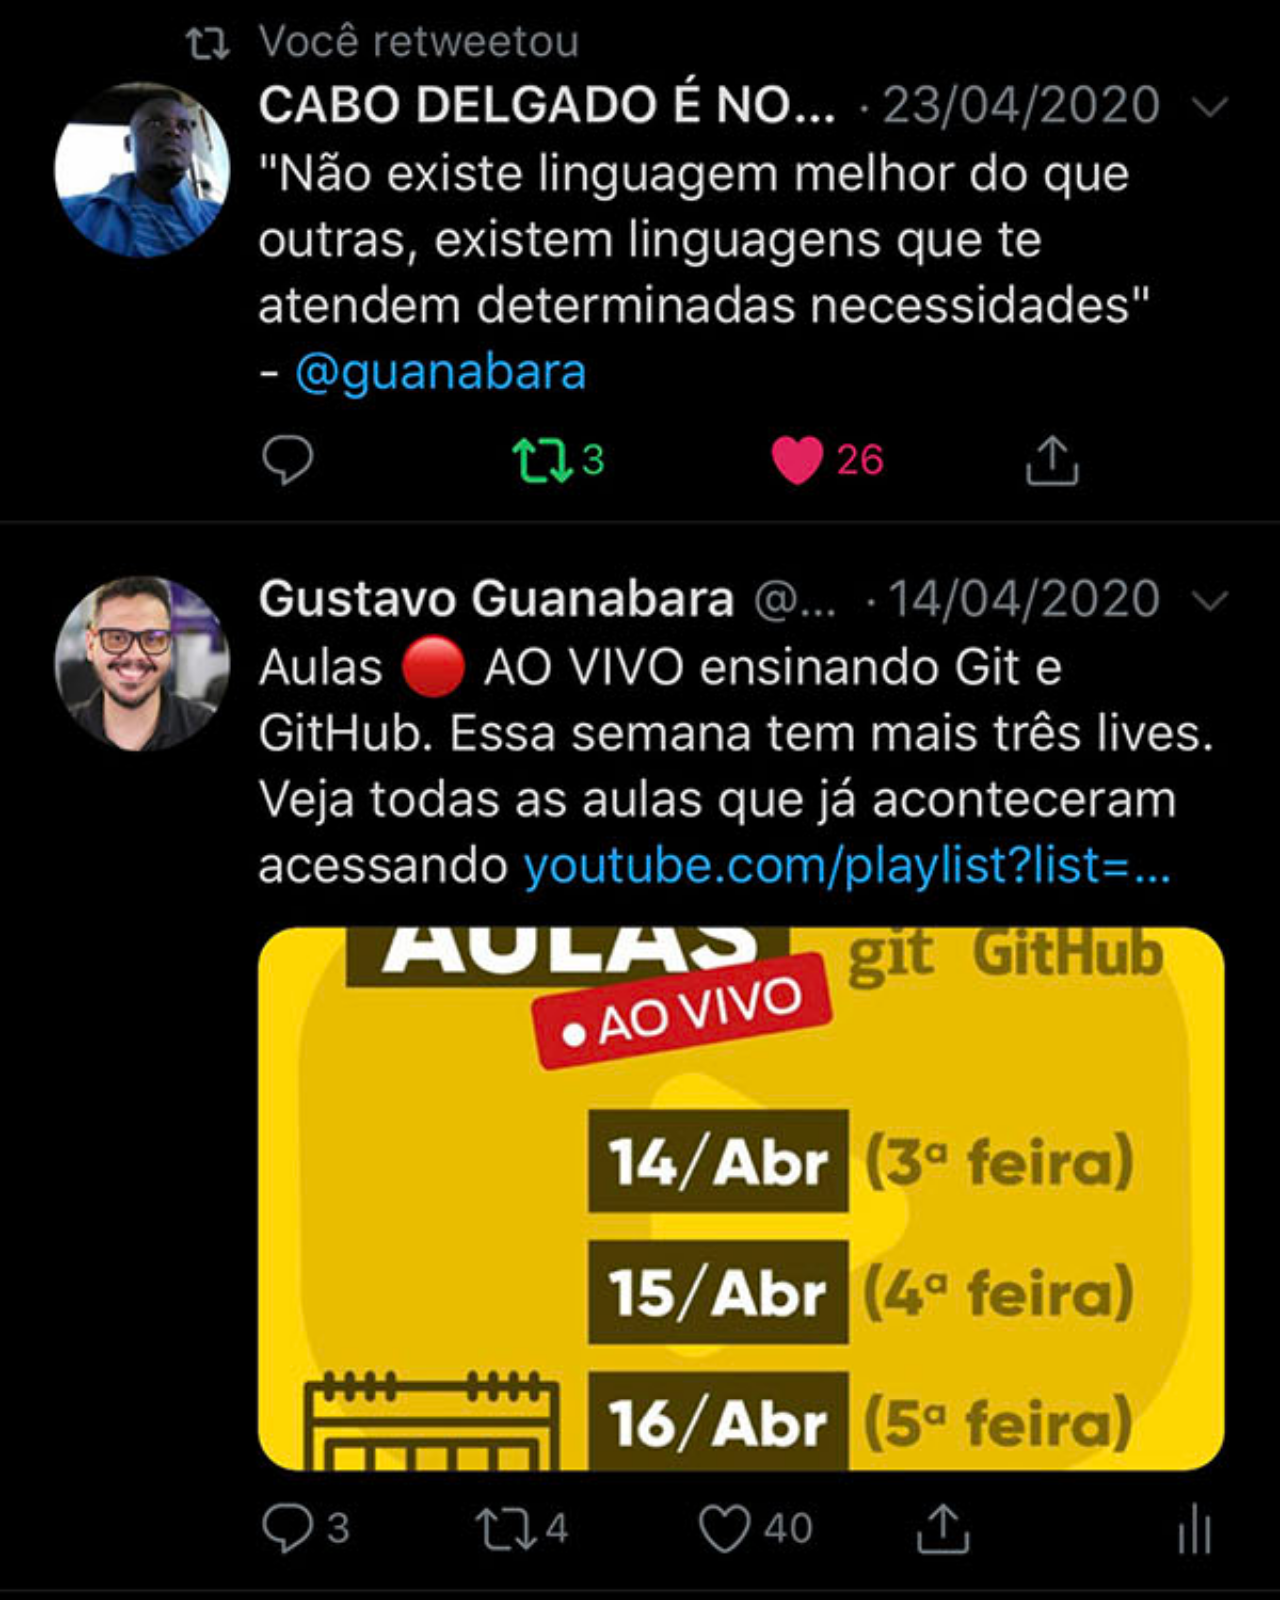
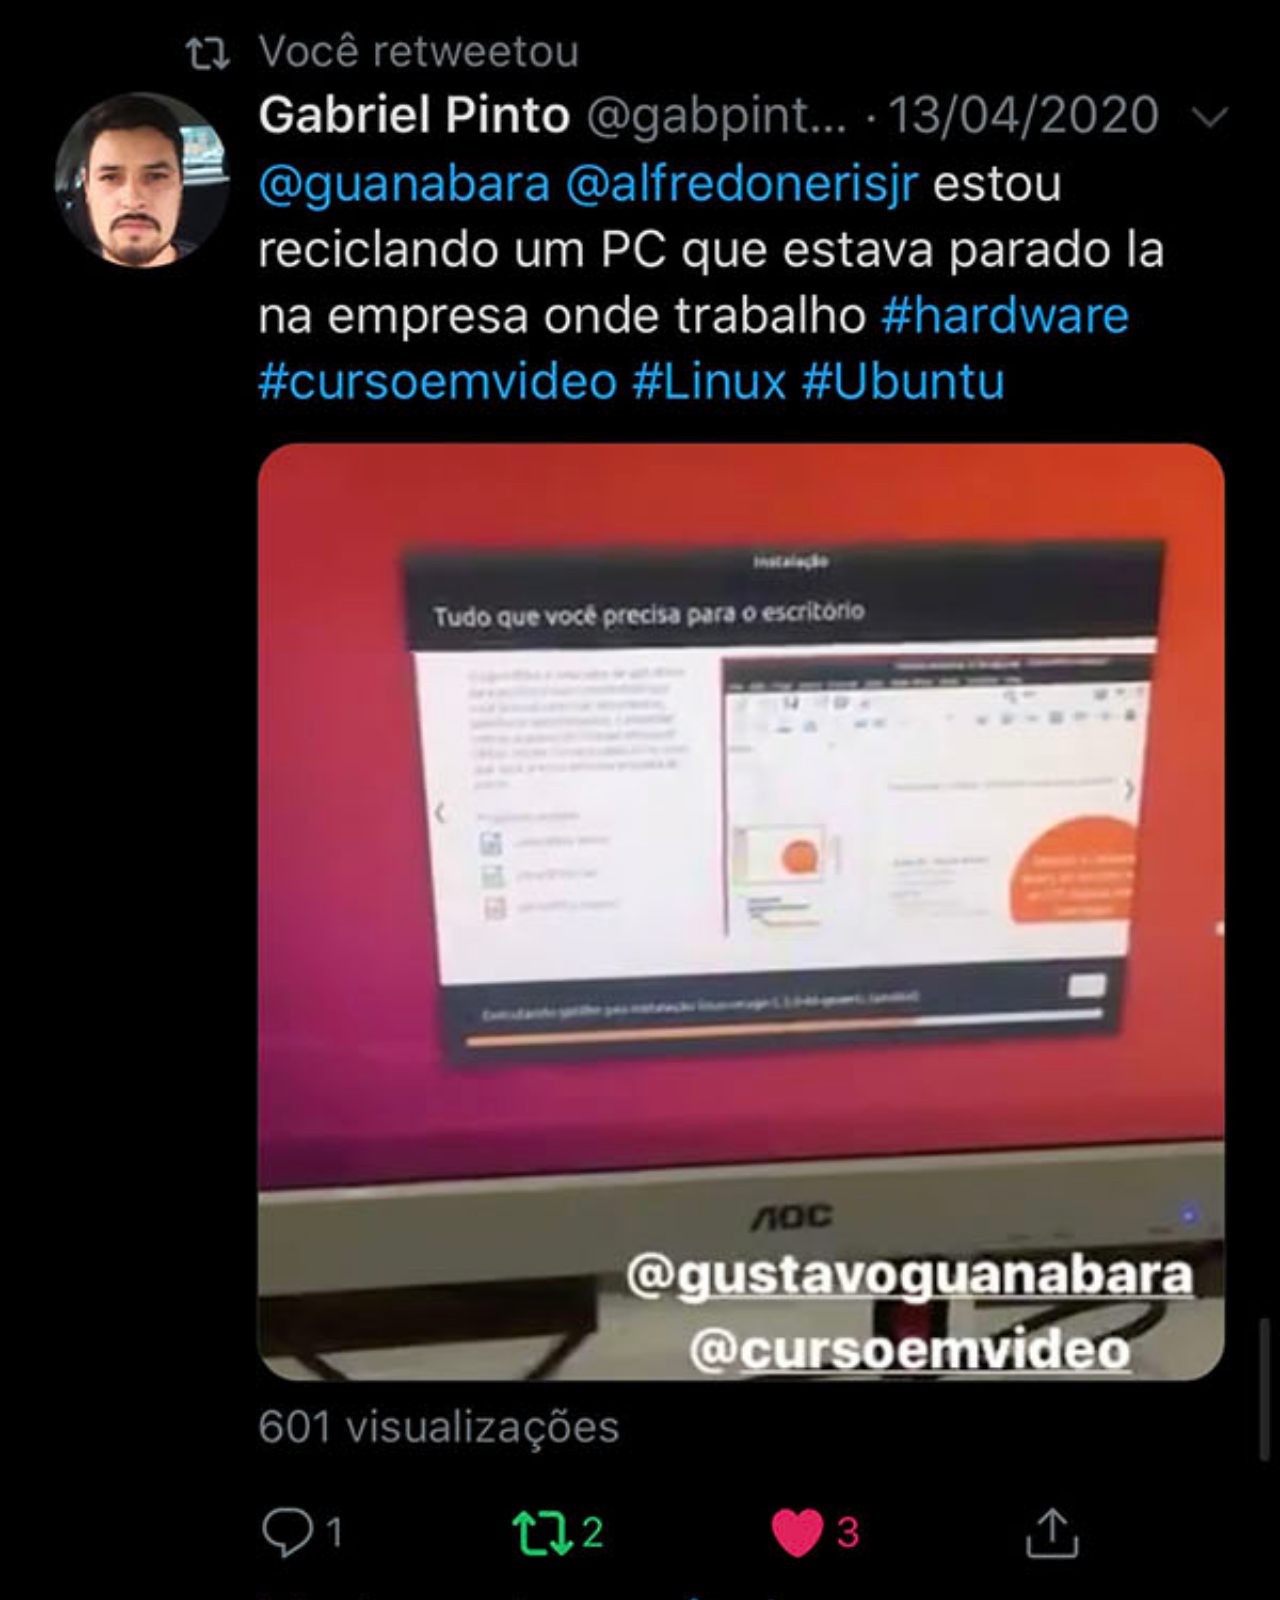
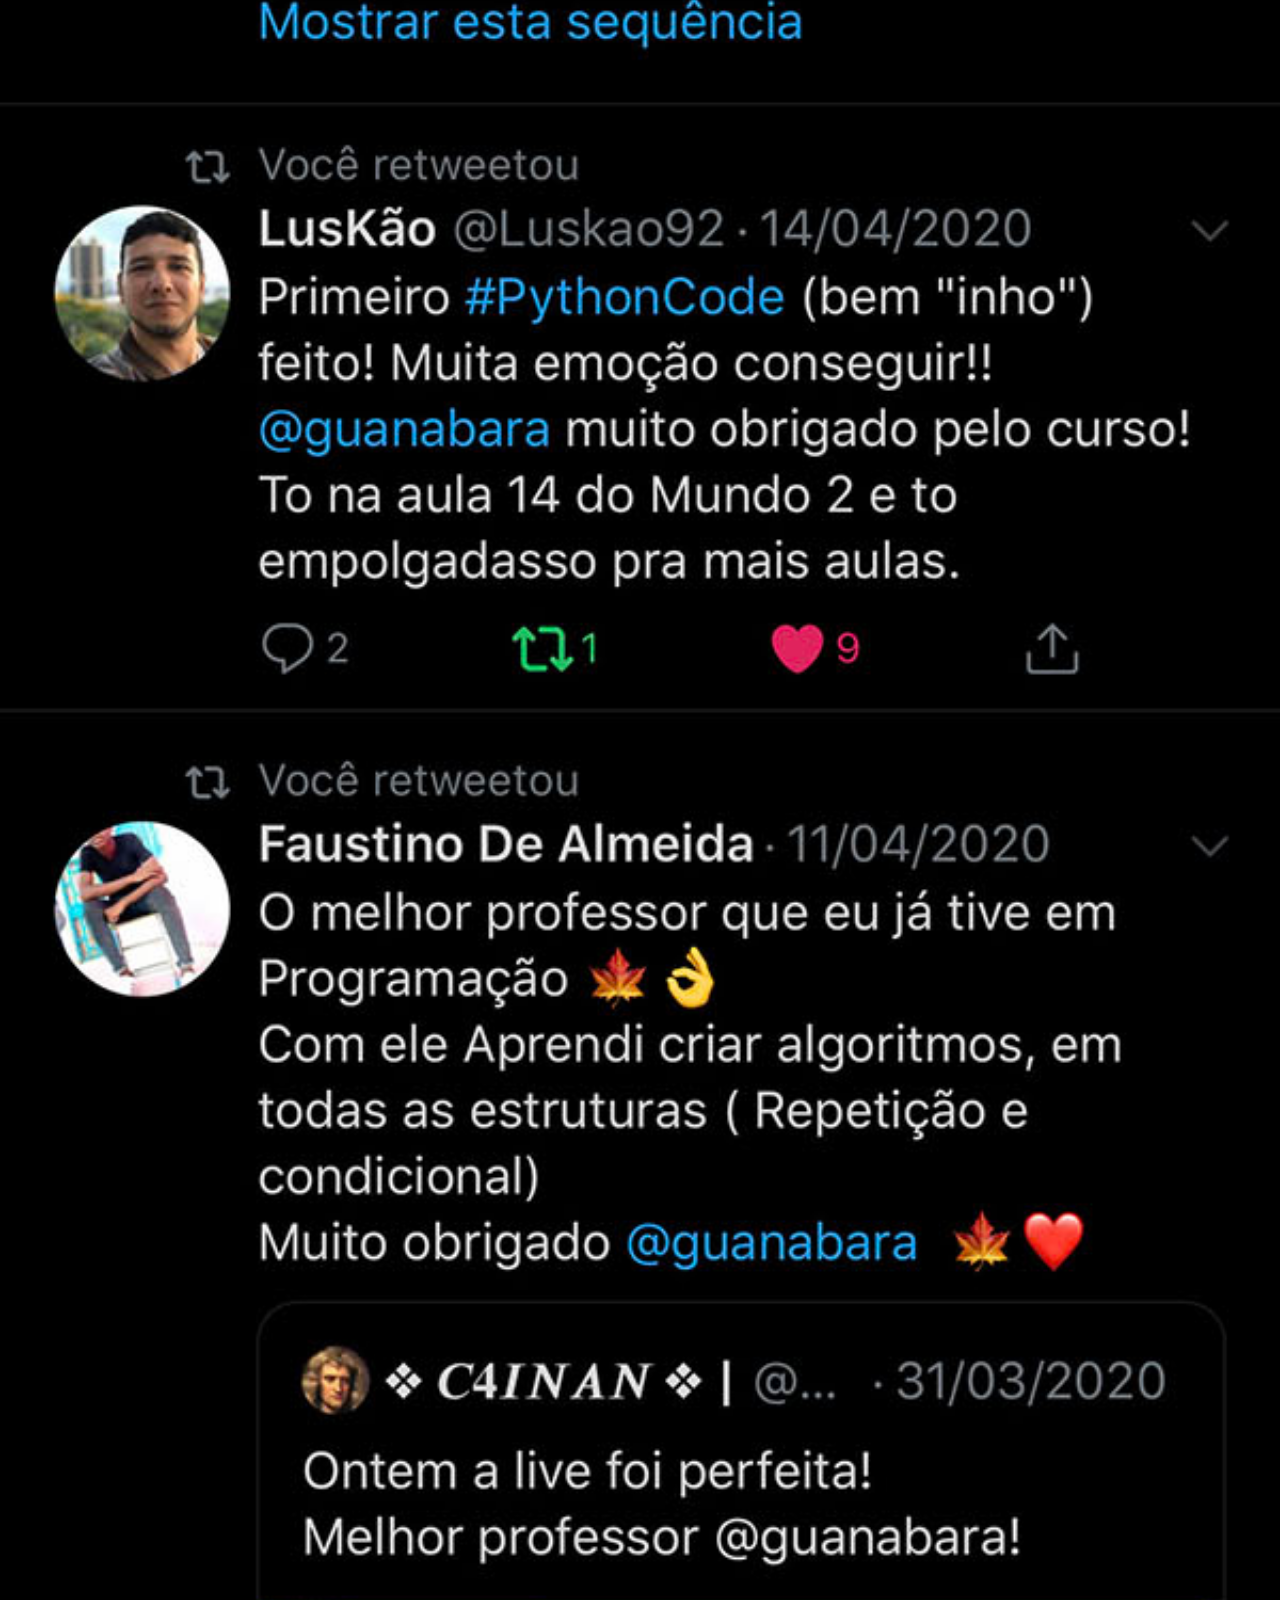
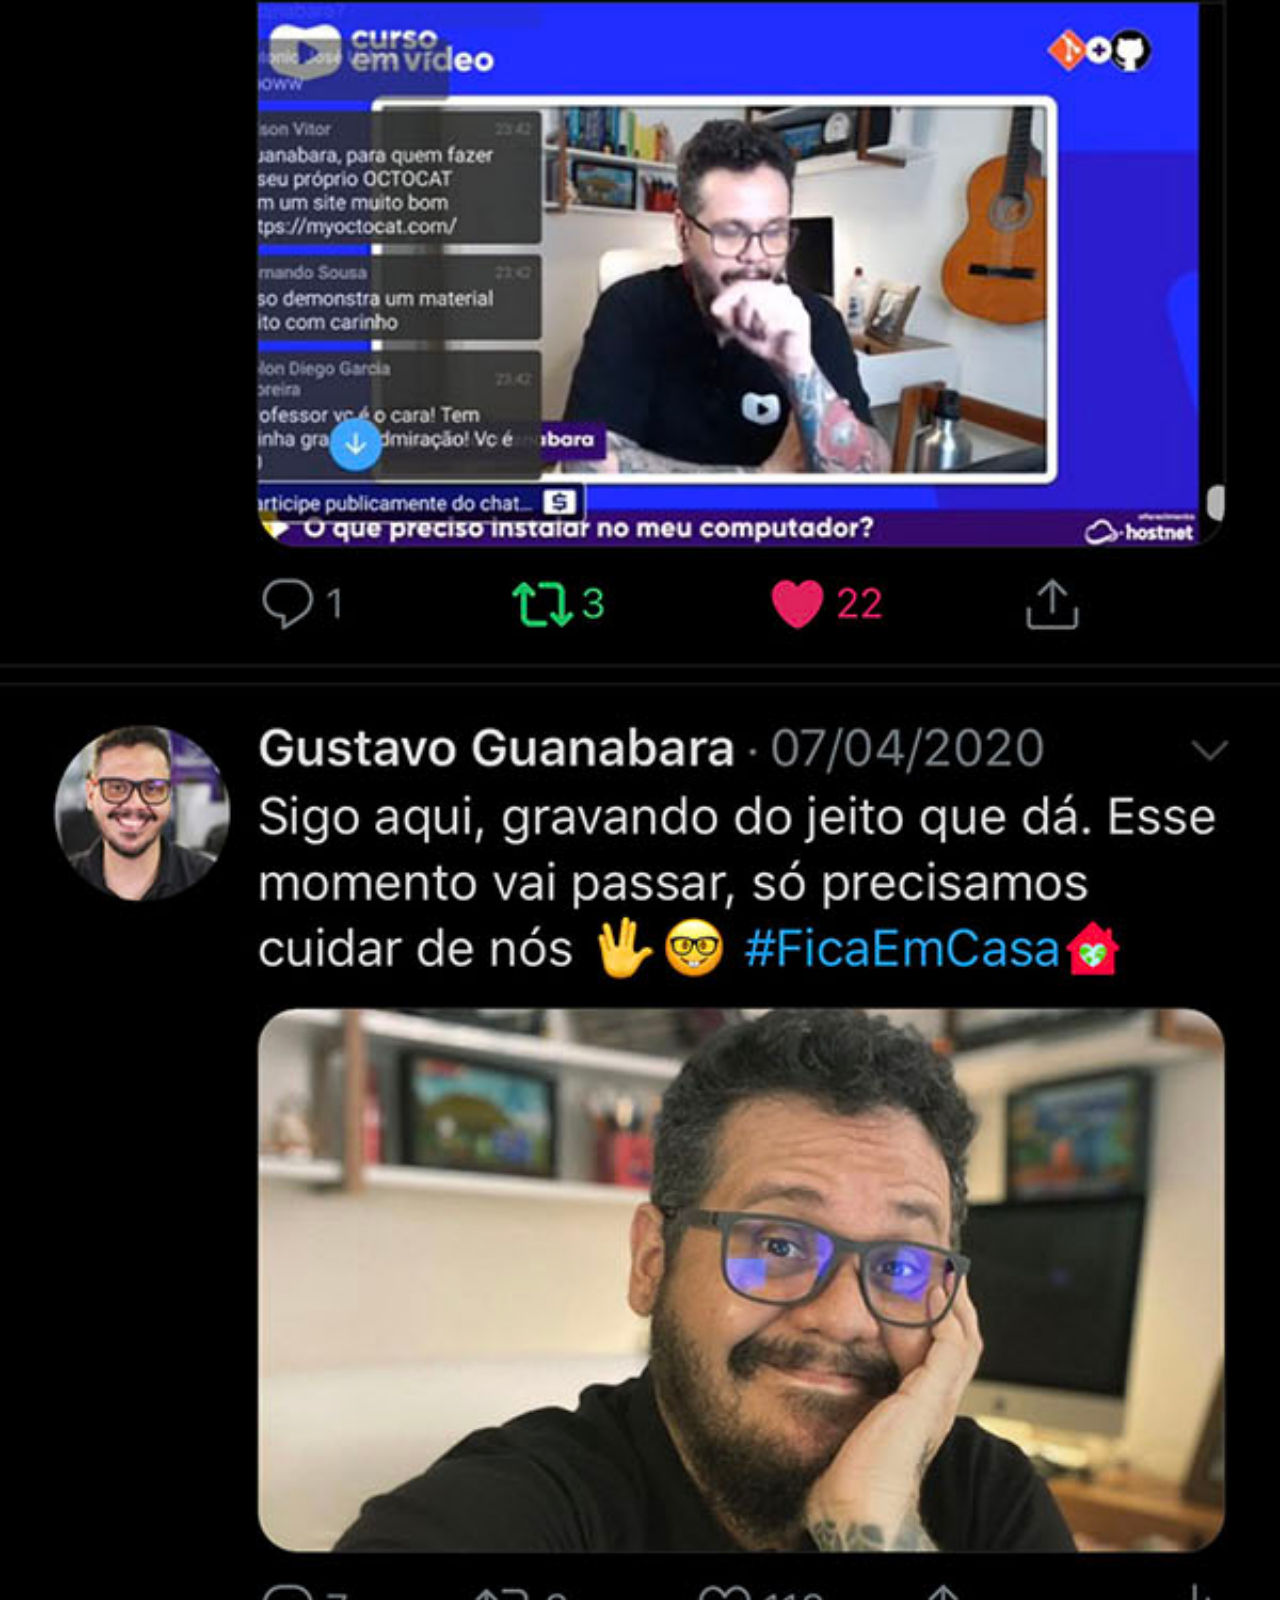
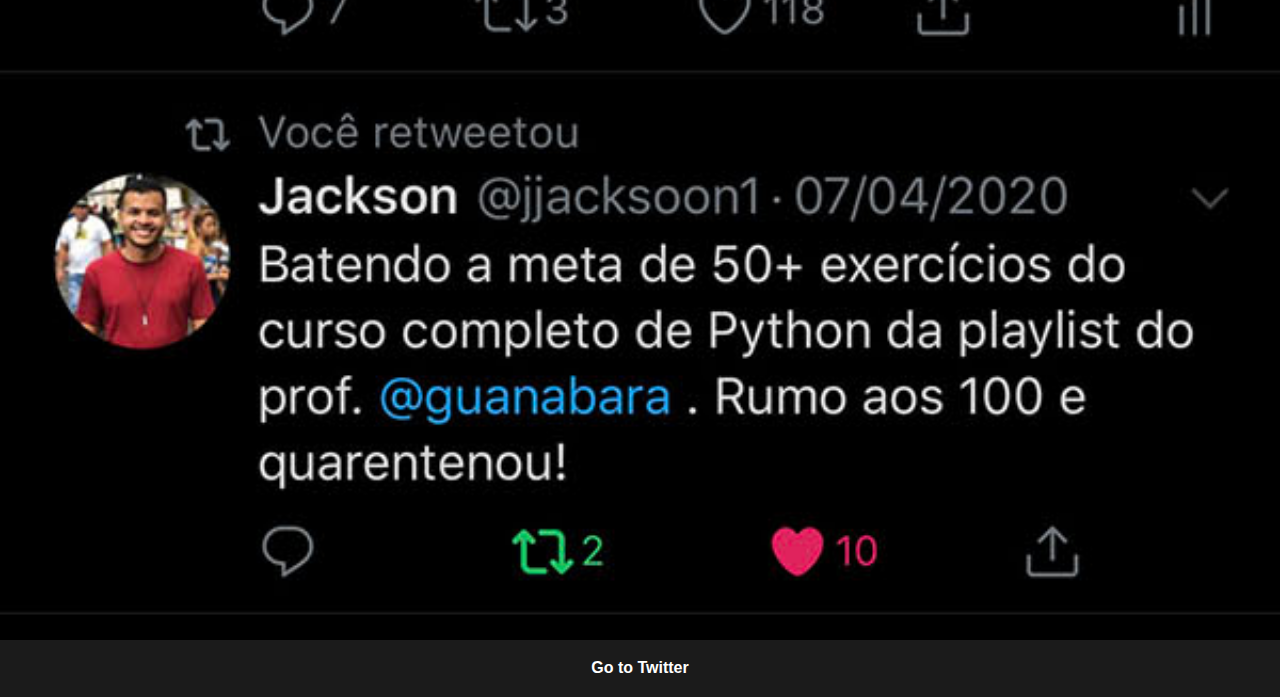
<file: twitter.html>
<!DOCTYPE html>
<html lang="pt-br">
<head>
    <meta charset="UTF-8">
    <meta http-equiv="X-UA-Compatible" content="IE=edge">
    <meta name="viewport" content="width=device-width, initial-scale=1.0">
    <title>Twitter</title>
    <link rel="stylesheet" href="estilos/social.css">
</head>
<body>
    <img src="imagens/tela-twitter.jpg" alt="Twitter">
    <a href="https://twitter.com/guanabara">Go to Twitter</a>
</body>
</html>
</file>
<file: estilos/style.css>
@charset "UTF-8";

*{
    margin: 0px;
    padding: 0px;
    font-family: Arial, Helvetica, sans-serif;

}

html, body{
    height: 100vh;
    width: 100vw;
    background-color: black;

}

body{
    position: relative;
    background: url(../imagens/background.jpg) no-repeat top center;
    background-size: cover;
    background-attachment: fixed;
}

main{
    height: 100vh;
    position: relative;
}

#telefone{
    position: absolute;
    top: 50%;
    left: 50%;
    transform: translate(-50%, -50%);

    height: 722px;
    width: 360px;
    background-color: blue;
    background: url(../imagens/iphone.png) no-repeat;

    box-shadow: 2px 5px 15px rgba(0, 0, 0, 0.342);
    border-radius: 55px;
    
}

iframe#tela{
    position: relative;

    top: 22px;
    left: 24px;

    width: 312px;
    height: 680px; 

    border-radius: 30px;
}

section#redes-sociais img{
    width: 50px;
    height: 50px;
    margin: 10px;
    box-sizing: border-box;

} 

section#redes-sociais{
    text-align: left;

}

section#redes-sociais img:hover{
    border-radius: 60%;
    border: 0.5px solid rgba(0, 0, 0, 0.404);
    transform: translate(-3px, -3px);
    box-shadow: 2px 2px 2px rgba(0, 0, 0, 0.322);
    transition: transform .2s, border .1s;
}
</file>
<file: estilos/social.css>
@charset "UTF-8";

*{
    margin: 0;
    padding: 0;
    font-family: Arial, Helvetica, sans-serif;

}

::-webkit-scrollbar{
    width: 0px;
    height: 0px;
}

img{
    width: 100vw;

}

a{
    color: white;
    display: block;
    background-color: rgb(27, 27, 27);
    margin: -5px;
    padding: 20px;
    text-align: center;
    font-weight: bolder;
    text-decoration: none;
}

a:hover{
    color: rgb(226, 226, 226);
    background-color: rgb(39, 39, 39);

}
</file>
